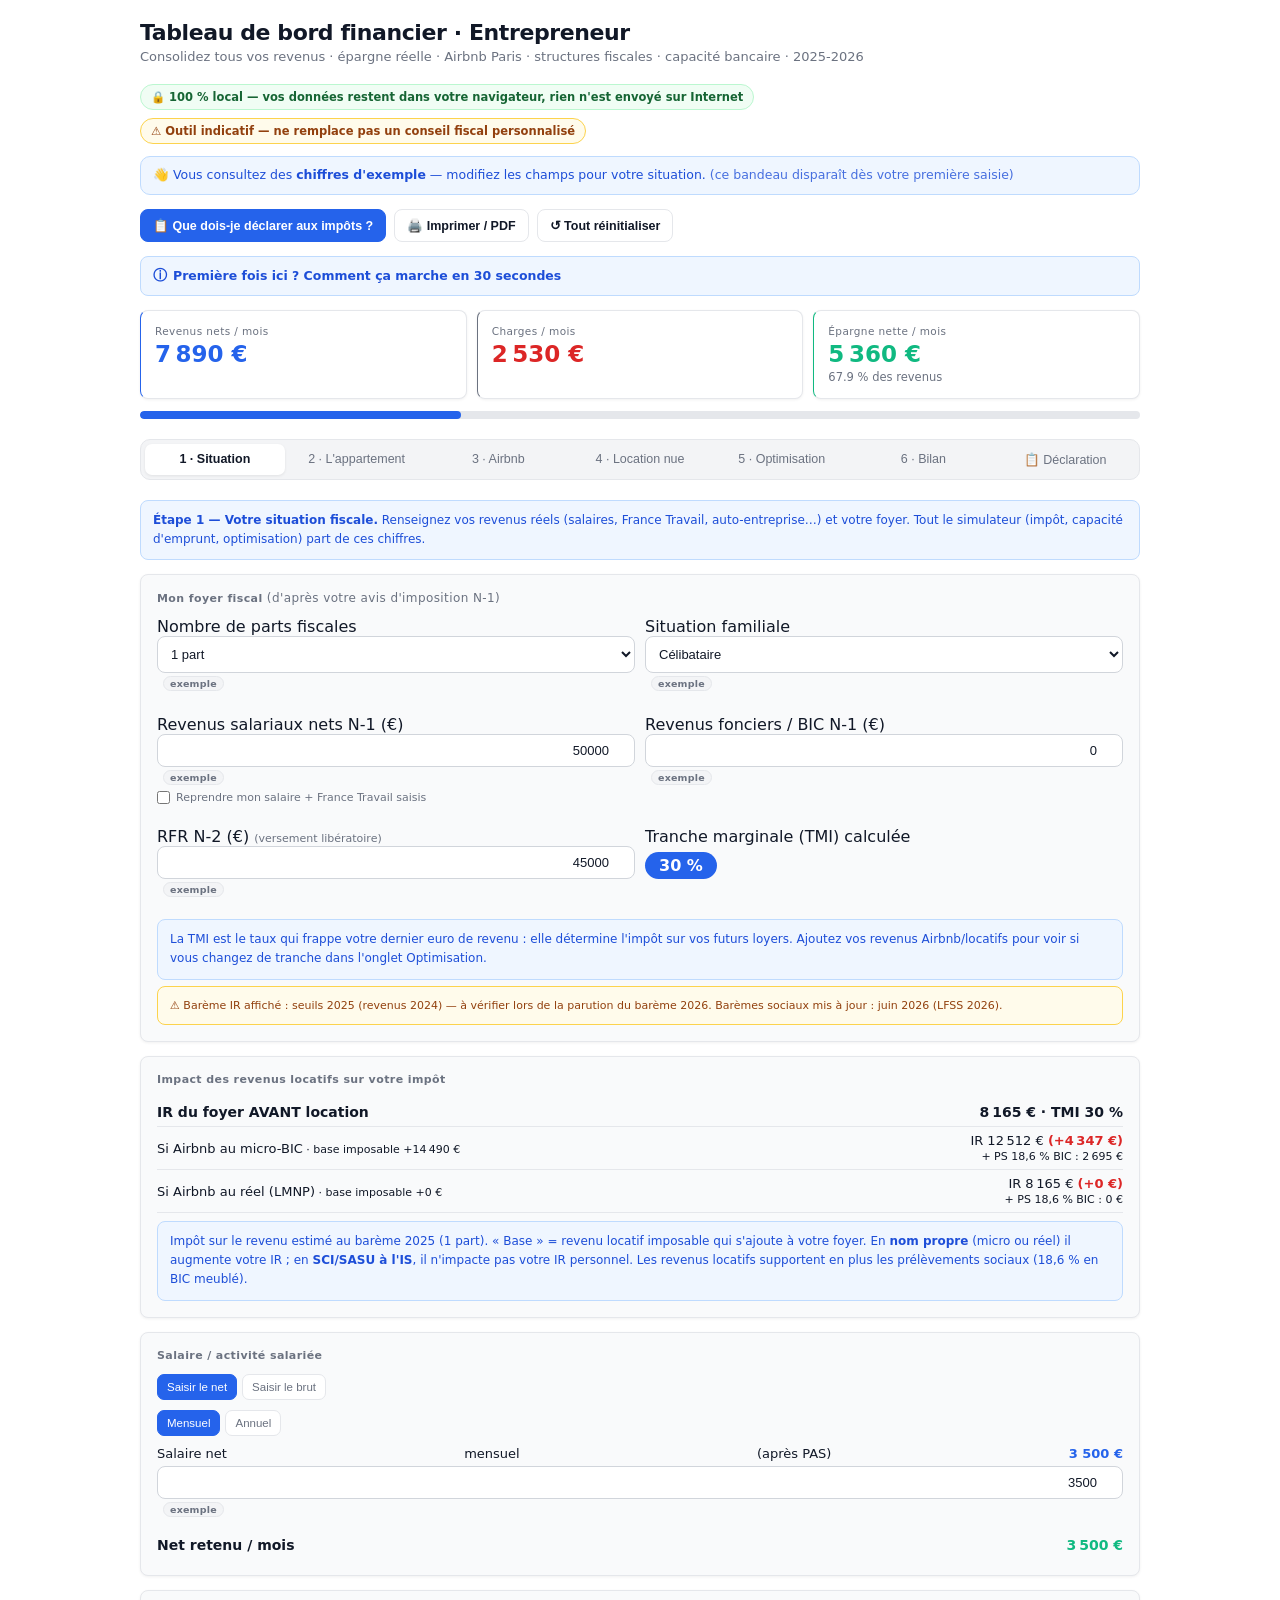
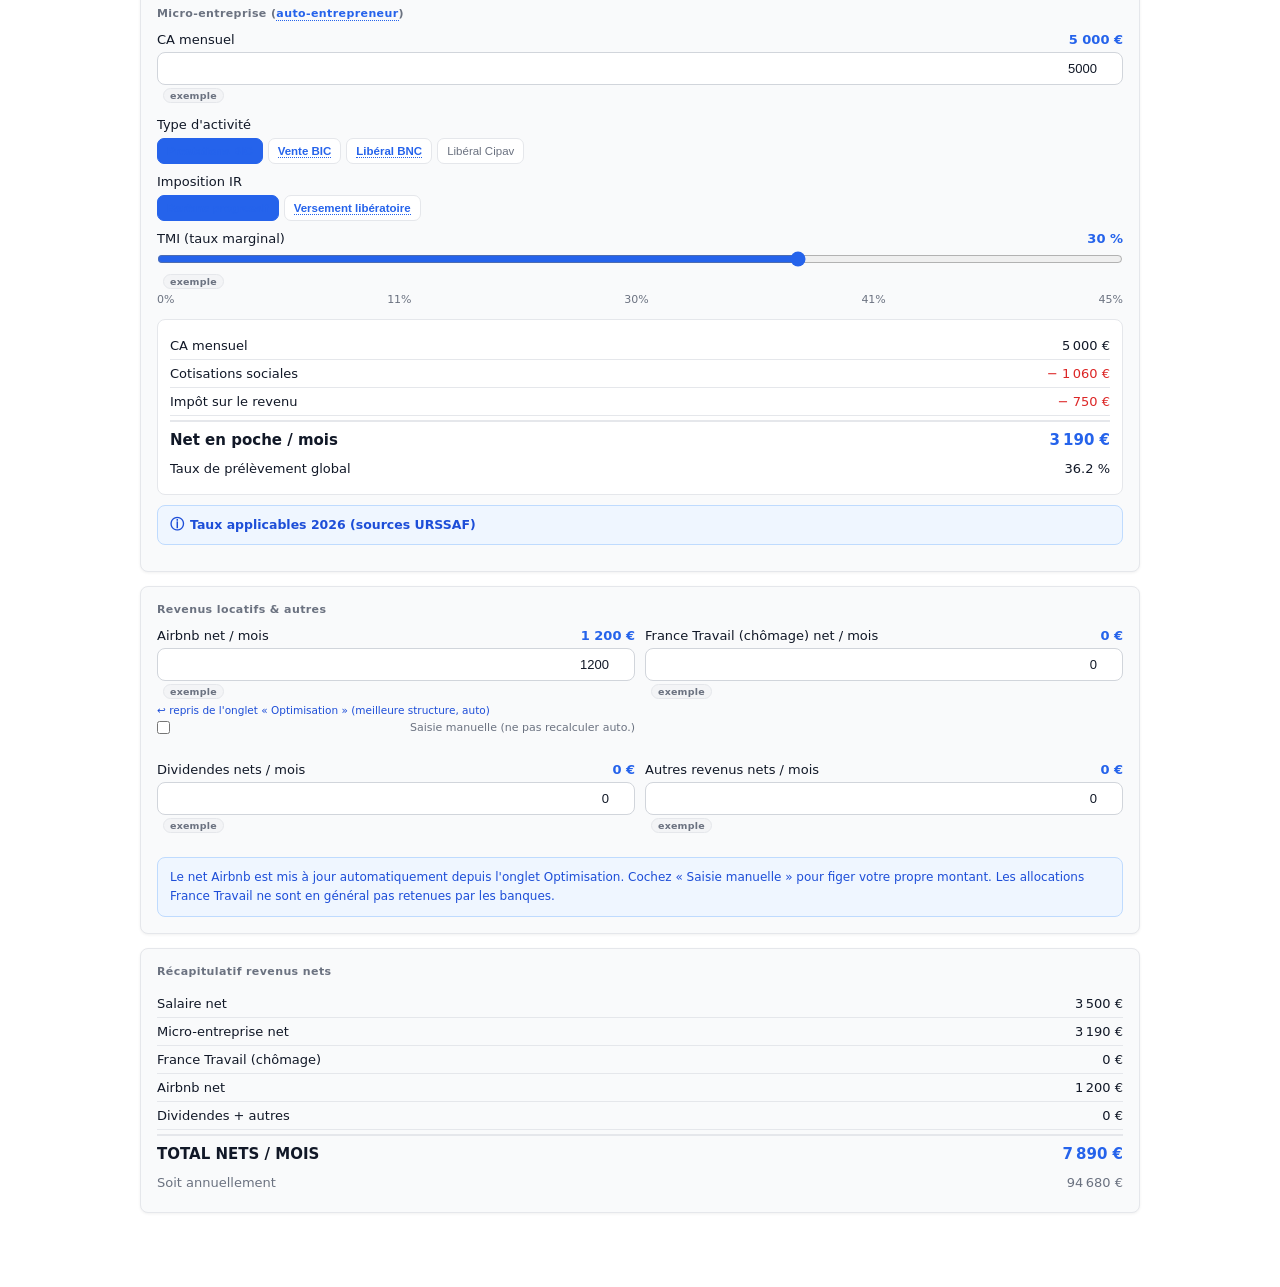
<file: index.html>
<!DOCTYPE html>
<html lang="fr">
<head>
<meta charset="UTF-8">
<meta name="viewport" content="width=device-width, initial-scale=1.0">
<title>Tableau de bord Entrepreneur · Paris 2026</title>
<style>
:root{
  --bg:#ffffff;--panel:#f9fafb;--p2:#f3f4f6;--border:#e5e7eb;
  --text:#111827;--muted:#6b7280;--acc:#2563eb;--green:#10b981;
  --orange:#6b7280;--red:#dc2626;--purple:#6b7280;--gold:#6b7280;
  --teal:#10b981;--info-bg:#eff6ff;--info-brd:#bfdbfe;--info-txt:#1d4ed8;
  --warn-bg:#fffbeb;--warn-brd:#fcd34d;--warn-txt:#92400e;
  --good-bg:#f0fdf4;--good-brd:#bbf7d0;--good-txt:#166534;
  --bad-bg:#fef2f2;--bad-brd:#fecaca;--bad-txt:#991b1b;
}
*{box-sizing:border-box;margin:0;padding:0}
body{font-family:'Inter',system-ui,-apple-system,BlinkMacSystemFont,'Segoe UI',Roboto,sans-serif;background:var(--bg);color:var(--text);min-height:100vh;padding:20px 16px 60px}
.wrap{max-width:1000px;margin:0 auto}
h1{font-size:22px;font-weight:700;letter-spacing:-.4px}
.sub{color:var(--muted);font-size:13px;margin-top:4px;margin-bottom:20px}
/* TABS */
.tabs{display:flex;gap:2px;background:var(--p2);padding:4px;border-radius:10px;margin-bottom:20px;overflow-x:auto;border:1px solid var(--border)}
.tab{flex:1;min-width:fit-content;padding:8px 10px;font-size:12.5px;font-weight:500;border:none;background:none;color:var(--muted);border-radius:7px;cursor:pointer;white-space:nowrap;transition:all .15s}
.tab.on{background:#ffffff;color:var(--text);box-shadow:0 1px 3px rgba(0,0,0,.08);font-weight:600}
.pane{display:none}.pane.on{display:block}
/* TOP BAR */
.topbar{display:grid;grid-template-columns:repeat(3,1fr);gap:10px;margin-bottom:12px}
.kpi{background:#ffffff;border:1px solid var(--border);border-radius:8px;padding:14px;box-shadow:0 1px 3px rgba(0,0,0,.06)}
.kpi .lbl{font-size:10.5px;letter-spacing:.4px;color:var(--muted);margin-bottom:4px}
.kpi .num{font-size:23px;font-weight:700;font-variant-numeric:tabular-nums}
.kpi .sub2{font-size:11.5px;color:var(--muted);margin-top:3px}
.epbar{background:#e5e7eb;border-radius:6px;height:8px;overflow:hidden;margin-bottom:20px}
.epfill{height:100%;border-radius:6px;transition:width .4s}
/* SECTIONS */
.sec{background:var(--panel);border:1px solid var(--border);border-radius:8px;padding:16px;margin-bottom:14px;box-shadow:0 1px 3px rgba(0,0,0,.06)}
.sec.g{}
.sec.o{}
.sec.p{}
.sec.gold{}
.sec.t{}
.stitle{font-size:11px;letter-spacing:.4px;color:var(--muted);margin-bottom:12px;font-weight:600}
/* FIELDS */
.field{margin-bottom:13px}
.field>label{display:flex;justify-content:space-between;align-items:center;font-size:13px;margin-bottom:5px;color:var(--text)}
.field>label strong{color:var(--acc);font-weight:700}
input[type=range]{width:100%;accent-color:var(--acc)}
input[type=number]{width:100%;padding:8px 10px;background:#ffffff;color:var(--text);border:1px solid #d1d5db;border-radius:8px;font-size:13px;text-align:right;font-variant-numeric:tabular-nums}
input[type=number]:focus{outline:none;border-color:var(--acc);box-shadow:0 0 0 2px rgba(37,99,235,.1)}
select{width:100%;padding:9px;background:#ffffff;color:var(--text);border:1px solid #d1d5db;border-radius:8px;font-size:13px}
/* SEGMENTS */
.seg{display:flex;gap:5px;flex-wrap:wrap;margin-bottom:10px}
.seg button{padding:6px 9px;font-size:11.5px;border-radius:7px;border:1px solid var(--border);background:#ffffff;color:var(--muted);cursor:pointer;transition:all .15s}
.seg button.on{background:var(--acc);color:#fff;border-color:var(--acc)}
.seg.g button.on{background:var(--acc);border-color:var(--acc)}
.seg.o button.on{background:var(--acc);border-color:var(--acc)}
/* GRID */
.g2{display:grid;grid-template-columns:1fr 1fr;gap:10px}
.g3{display:grid;grid-template-columns:repeat(3,1fr);gap:10px}
.g4{display:grid;grid-template-columns:repeat(4,minmax(0,1fr));gap:10px;margin-bottom:14px}
@media(max-width:600px){.g2,.g3,.g4,.topbar{grid-template-columns:1fr}}
@media(max-width:700px){#scoreCards>div{grid-template-columns:repeat(2,1fr)!important}}
/* ROWS */
.row{display:flex;justify-content:space-between;align-items:center;padding:6px 0;border-bottom:1px solid var(--border);font-size:13px;font-variant-numeric:tabular-nums}
.row:last-child{border-bottom:none}
.row.bold{font-weight:700;font-size:14px}
.row.total{border-top:2px solid var(--border);padding-top:9px;font-weight:700;font-size:15px;border-bottom:none;margin-top:4px}
.row.dim{color:var(--muted)}
/* BOXES */
.box{border-radius:8px;padding:10px 12px;font-size:12px;line-height:1.6;margin-top:10px}
.box.info{background:var(--info-bg);border:1px solid var(--info-brd);color:var(--info-txt)}
.box.warn{background:var(--warn-bg);border:1px solid var(--warn-brd);color:var(--warn-txt)}
.box.good{background:var(--good-bg);border:1px solid var(--good-brd);color:var(--good-txt)}
.box.bad{background:var(--bad-bg);border:1px solid var(--bad-brd);color:var(--bad-txt)}
/* INNER KPIS */
.minikpis{display:grid;grid-template-columns:repeat(4,minmax(0,1fr));gap:10px;margin-bottom:14px}
.mk{background:#ffffff;border:1px solid var(--border);border-radius:8px;padding:13px;box-shadow:0 1px 3px rgba(0,0,0,.06)}
.mk .l{font-size:10.5px;color:var(--muted);letter-spacing:.3px;margin-bottom:3px;font-weight:500}
.mk .n{font-size:20px;font-weight:700;font-variant-numeric:tabular-nums}
/* STRUCT CARDS */
.scards{display:grid;grid-template-columns:repeat(4,minmax(0,1fr));gap:10px;margin-bottom:14px}
.scard{border:1px solid var(--border);border-radius:8px;padding:14px;background:#ffffff;box-shadow:0 1px 3px rgba(0,0,0,.06)}
.scard.best{border:2px solid var(--acc);background:var(--info-bg)}
.scard .sn{font-size:12.5px;font-weight:700;margin-bottom:6px}
.scard .sv{font-size:19px;font-weight:700;font-variant-numeric:tabular-nums}
.scard .ss{font-size:11px;color:var(--muted);margin-top:4px}
.scard.best .sv{color:var(--acc)}
.badge{display:inline-block;font-size:10px;padding:2px 6px;border-radius:4px;font-weight:600;margin-bottom:5px}
.badge.ok{background:var(--good-bg);color:var(--good-txt);border:1px solid var(--good-brd)}
.badge.ko{background:var(--bad-bg);color:var(--bad-txt);border:1px solid var(--bad-brd)}
.badge.best{background:var(--info-bg);color:var(--info-txt);border:1px solid var(--info-brd)}
/* COMPARE TABLE */
.ctable{width:100%;border-collapse:collapse;font-size:12px}
.ctable th{padding:7px 8px;text-align:left;background:var(--p2);color:var(--muted);font-weight:600;border-bottom:1px solid var(--border)}
.ctable th:not(:first-child){text-align:right}
.ctable td{padding:6px 8px;border-bottom:1px solid var(--border)}
.ctable td:not(:first-child){text-align:right;font-variant-numeric:tabular-nums}
.ctable tr.tot td{font-weight:700;font-size:13px;border-top:2px solid var(--border);border-bottom:none}
.ctable td.hi{color:var(--acc)}
/* DETAILS */
details.info{background:var(--info-bg);border:1px solid var(--info-brd);border-radius:8px;margin:10px 0}
details.info summary{padding:10px 12px;cursor:pointer;font-size:12.5px;font-weight:600;color:var(--info-txt);list-style:none;display:flex;gap:6px;align-items:center}
details.info summary::before{content:"ⓘ";font-size:14px}
details.info summary::-webkit-details-marker{display:none}
details.info[open] summary{border-bottom:1px solid var(--info-brd)}
.dbody{padding:12px;font-size:12px;line-height:1.65;color:var(--text)}
.dbody ul{margin:6px 0 6px 14px}.dbody li{margin-bottom:4px}
.dbody b{color:var(--info-txt)}
.dbody .wbox{background:var(--warn-bg);border:1px solid var(--warn-brd);border-radius:6px;padding:8px 10px;margin-top:8px;color:var(--warn-txt);font-size:11.5px}
.dbody .gbox{background:var(--good-bg);border:1px solid var(--good-brd);border-radius:6px;padding:8px 10px;margin-top:8px;color:var(--good-txt);font-size:11.5px}
/* BARS */
.brow{display:grid;grid-template-columns:38px 1fr 84px;align-items:center;gap:8px;font-size:12.5px;margin-bottom:2px}
.brow .m{color:var(--muted)}
.btrk{background:#e5e7eb;border-radius:5px;height:20px;overflow:hidden}
.bfll{height:100%;background:linear-gradient(90deg,var(--acc),var(--green));border-radius:5px}
.brow .rv{text-align:right;font-variant-numeric:tabular-nums;font-weight:600}
/* SRC */
.src{font-size:11px;color:var(--muted);line-height:1.7;padding:12px;background:var(--p2);border:1px solid var(--border);border-radius:8px;margin-top:10px}
/* WINNER */
.winner{border:2px solid var(--green)!important;background:var(--good-bg)!important}
.ctable .col-hi{background:var(--good-bg);font-weight:700;color:var(--good-txt)}
/* TRUST BAR + EXAMPLE BANNER */
.trustbar{display:flex;gap:8px;flex-wrap:wrap;margin-bottom:12px}
.tbadge{display:inline-flex;align-items:center;gap:6px;font-size:11.5px;font-weight:600;padding:5px 10px;border-radius:20px;border:1px solid var(--border)}
.tbadge.lock{background:var(--good-bg);border-color:var(--good-brd);color:var(--good-txt)}
.tbadge.disc{background:var(--warn-bg);border-color:var(--warn-brd);color:var(--warn-txt)}
.exbanner{background:var(--info-bg);border:1px solid var(--info-brd);color:var(--info-txt);border-radius:10px;padding:9px 12px;margin-bottom:14px;font-size:12.5px;line-height:1.5}
.exbanner.hide{display:none}
/* badge "valeur d'exemple" sur champ non modifié */
.exbadge{display:inline-block;font-size:9.5px;font-weight:600;letter-spacing:.2px;color:var(--muted);background:var(--p2);border:1px solid var(--border);border-radius:10px;padding:1px 6px;margin-left:6px;vertical-align:middle}
/* label discret "repris d'un autre onglet" */
.fromtab{display:block;font-size:10.5px;color:var(--info-txt);margin-top:4px}
/* TOOLBAR */
.toolbar{display:flex;gap:8px;flex-wrap:wrap;margin-bottom:14px}
.toolbar button{display:inline-flex;align-items:center;gap:6px;padding:8px 12px;font-size:12.5px;font-weight:600;border-radius:8px;border:1px solid var(--border);background:#fff;color:var(--text);cursor:pointer;transition:all .15s}
.toolbar button:hover{border-color:var(--acc);color:var(--acc)}
.toolbar button.primary{background:var(--acc);color:#fff;border-color:var(--acc)}
.toolbar button.primary:hover{filter:brightness(1.05);color:#fff}
/* GLOSSARY TOOLTIP — termes financiers expliqués */
.gl{border-bottom:1px dotted var(--acc);color:var(--acc);cursor:help;position:relative;font-weight:600;outline:none}
.gl:focus-visible{outline:2px solid var(--acc);outline-offset:2px}
.gl .tip{visibility:hidden;opacity:0;user-select:none;pointer-events:none;position:absolute;left:0;bottom:130%;z-index:50;width:250px;max-width:78vw;background:#111827;color:#fff;font-weight:400;font-size:12px;line-height:1.5;padding:9px 11px;border-radius:8px;box-shadow:0 4px 16px rgba(0,0,0,.25);transition:opacity .15s;text-align:left}
.gl .tip::after{content:"";position:absolute;top:100%;left:14px;border:6px solid transparent;border-top-color:#111827}
.gl:hover .tip,.gl:focus .tip,.gl:focus-within .tip{visibility:visible;opacity:1;user-select:auto;pointer-events:auto}
/* DECLARATION TAB */
.decl-help{background:var(--good-bg);border:1px solid var(--good-brd);border-radius:10px;padding:14px 16px;margin-bottom:14px;font-size:13px;line-height:1.6;color:var(--good-txt)}
.fiche{background:#fff;border:1px solid var(--border);border-radius:10px;padding:0;margin-bottom:12px;overflow:hidden;box-shadow:0 1px 3px rgba(0,0,0,.06)}
.fiche-h{display:flex;align-items:center;gap:10px;padding:12px 14px;background:var(--p2);border-bottom:1px solid var(--border)}
.fiche-h .ico{font-size:20px;line-height:1}
.fiche-h .t{font-size:14px;font-weight:700}
.fiche-h .f{margin-left:auto;font-size:11px;color:var(--muted);background:#fff;border:1px solid var(--border);border-radius:20px;padding:3px 9px;white-space:nowrap}
.fiche-b{padding:12px 14px}
.caseline{display:flex;align-items:flex-start;gap:12px;padding:9px 0;border-bottom:1px solid var(--border)}
.caseline:last-child{border-bottom:none}
.casebox{flex-shrink:0;display:inline-flex;align-items:center;justify-content:center;min-width:52px;height:34px;padding:0 8px;background:var(--info-bg);border:1.5px solid var(--acc);border-radius:7px;font-weight:800;font-size:14px;color:var(--acc);font-variant-numeric:tabular-nums}
.casetxt{flex:1;font-size:12.5px;line-height:1.5}
.casetxt .what{font-weight:600;color:var(--text)}
.casetxt .amt{color:var(--green);font-weight:700;font-variant-numeric:tabular-nums}
.casetxt .why{color:var(--muted);font-size:11.5px;display:block;margin-top:2px}
.steps{counter-reset:step;margin:6px 0 0;padding:0;list-style:none}
.steps li{counter-increment:step;position:relative;padding:5px 0 5px 30px;font-size:12.5px;line-height:1.5}
.steps li::before{content:counter(step);position:absolute;left:0;top:4px;width:21px;height:21px;background:var(--acc);color:#fff;border-radius:50%;font-size:11px;font-weight:700;display:flex;align-items:center;justify-content:center}
/* MOBILE TABLE SCROLL HINT */
@media(max-width:600px){
  .ctable{font-size:11px}
  .casebox{min-width:46px;font-size:13px}
  .fiche-h .f{display:none}
  .scards,.minikpis{grid-template-columns:repeat(2,minmax(0,1fr))}
  #scoreCards>div{grid-template-columns:repeat(2,1fr)!important}
}
@media(max-width:480px){
  body{padding:14px 10px 50px}
  .scards,.minikpis{grid-template-columns:1fr}
  #scoreCards>div{grid-template-columns:1fr!important}
  .ctable{font-size:10.5px;min-width:560px}              /* force le scroll horizontal plutôt que l'écrasement */
  .ctable th,.ctable td{padding:5px 6px}
  .brow{grid-template-columns:30px 1fr 70px;font-size:11.5px} /* cascade : garde 3 colonnes lisibles */
  .trustbar .tbadge{font-size:10.5px}
  h1{font-size:19px}
}
/* PRINT / PDF */
@media print{
  body{padding:0}
  .tabs,.toolbar,.epbar,.topbar,input[type=range]{display:none!important}
  .pane{display:block!important;page-break-inside:avoid;border-top:2px solid #ddd;padding-top:14px;margin-top:14px}
  .gl{border:none;color:inherit}.gl .tip{display:none}
  details{display:none}
  .sec,.fiche{box-shadow:none;break-inside:avoid}
}
</style>
</head>
<body>
<div class="wrap">

<h1>Tableau de bord financier · Entrepreneur</h1>
<p class="sub">Consolidez tous vos revenus · épargne réelle · Airbnb Paris · structures fiscales · capacité bancaire · 2025-2026</p>

<div class="trustbar">
  <span class="tbadge lock">🔒 100 % local — vos données restent dans votre navigateur, rien n'est envoyé sur Internet</span>
  <span class="tbadge disc">⚠️ Outil indicatif — ne remplace pas un conseil fiscal personnalisé</span>
</div>

<div id="exampleBanner" class="exbanner">👋 Vous consultez des <b>chiffres d'exemple</b> — modifiez les champs pour votre situation. <span style="opacity:.8">(ce bandeau disparaît dès votre première saisie)</span></div>

<div class="toolbar">
  <button class="primary" onclick="sw(6)">📋 Que dois-je déclarer aux impôts&nbsp;?</button>
  <button onclick="window.print()">🖨️ Imprimer / PDF</button>
  <button onclick="resetAll()">↺ Tout réinitialiser</button>
</div>

<details class="info" style="margin-bottom:14px">
  <summary>Première fois ici&nbsp;? Comment ça marche en 30 secondes</summary>
  <div class="dbody">
    <ul>
      <li><b>Vous n'avez pas besoin de tout remplir.</b> Renseignez seulement ce qui vous concerne — laissez le reste à 0.</li>
      <li>Les chiffres en haut (Revenus / Charges / Épargne) se mettent à jour <b>en direct</b> à chaque saisie.</li>
      <li>Les mots techniques sont <span class="gl" tabindex="0">soulignés en bleu<span class="tip">Passez la souris ou touchez le mot : une explication simple apparaît. Essayez&nbsp;!</span></span> — survolez-les pour une explication simple.</li>
      <li>Quand vous avez saisi vos revenus, l'onglet <b>📋 Déclaration</b> vous dit <b>exactement quelles cases remplir</b> sur votre feuille d'impôts.</li>
      <li>Vos saisies sont <b>enregistrées dans votre navigateur</b> — vous les retrouverez à votre prochaine visite. Rien n'est envoyé sur Internet.</li>
    </ul>
  </div>
</details>

<!-- TOP KPIs permanents -->
<div class="topbar">
  <div class="kpi" style="border-left-color:var(--acc)"><div class="lbl">Revenus nets / mois</div><div class="num" id="kRev">—</div></div>
  <div class="kpi" style="border-left-color:var(--orange)"><div class="lbl">Charges / mois</div><div class="num" id="kChg">—</div></div>
  <div class="kpi" id="kEpCard"><div class="lbl">Épargne nette / mois</div><div class="num" id="kEp">—</div><div class="sub2" id="kEpPct"></div></div>
</div>
<div class="epbar"><div class="epfill" id="epfill"></div></div>

<!-- TABS -->
<div class="tabs" role="tablist">
  <button class="tab on" role="tab" aria-selected="true"  id="tab0" aria-controls="p0" onclick="sw(0)">1 · Situation</button>
  <button class="tab"    role="tab" aria-selected="false" id="tab1" aria-controls="p1" onclick="sw(1)">2 · L'appartement</button>
  <button class="tab"    role="tab" aria-selected="false" id="tab2" aria-controls="p2" onclick="sw(2)">3 · Airbnb</button>
  <button class="tab"    role="tab" aria-selected="false" id="tab3" aria-controls="p3" onclick="sw(3)">4 · Location nue</button>
  <button class="tab"    role="tab" aria-selected="false" id="tab4" aria-controls="p4" onclick="sw(4)">5 · Optimisation</button>
  <button class="tab"    role="tab" aria-selected="false" id="tab5" aria-controls="p5" onclick="sw(5)">6 · Bilan</button>
  <button class="tab"    role="tab" aria-selected="false" id="tab6" aria-controls="p6" onclick="sw(6)">📋 Déclaration</button>
</div>

<!-- ══ PANE 0 : SITUATION FISCALE ════════════════════════════════════════════ -->
<div class="pane on" id="p0" role="tabpanel" aria-labelledby="tab0">

  <div class="box info" style="margin-bottom:14px">
    <b>Étape 1 — Votre situation fiscale.</b> Renseignez vos revenus réels (salaires, France Travail, auto-entreprise…) et votre foyer. Tout le simulateur (impôt, capacité d'emprunt, optimisation) part de ces chiffres.
  </div>

  <div class="sec">
    <div class="stitle">Mon foyer fiscal <span style="font-size:12px;font-weight:400;color:var(--muted)">(d'après votre avis d'imposition N-1)</span></div>
    <div class="g2">
      <label class="field">Nombre de parts fiscales
        <select id="cParts" onchange="calcConseil()">
          <option value="1">1 part</option>
          <option value="1.5">1,5 parts</option>
          <option value="2">2 parts</option>
          <option value="2.5">2,5 parts</option>
          <option value="3">3 parts</option>
        </select>
      </label>
      <label class="field">Situation familiale
        <select id="cSit" onchange="calcConseil()">
          <option>Célibataire</option>
          <option>Couple</option>
          <option>Couple + 1 enfant</option>
          <option>Couple + 2 enfants</option>
        </select>
      </label>
      <label class="field">Revenus salariaux nets N-1 (€)<input type="number" id="cRevSal" value="50000" oninput="calcConseil()">
        <span style="font-size:11px;color:var(--muted);display:flex;gap:6px;align-items:center;margin-top:5px"><input type="checkbox" id="syncSal" onchange="c()" style="width:auto;margin:0"> Reprendre mon salaire + France Travail saisis</span></label>
      <label class="field">Revenus fonciers / BIC N-1 (€)<input type="number" id="cRevFon" value="0" oninput="calcConseil()"></label>
      <label class="field">RFR N-2 (€) <span style="font-size:11px;color:var(--muted)">(versement libératoire)</span><input type="number" id="cRFR" value="45000" oninput="calcConseil()"></label>
      <label class="field">Tranche marginale (TMI) calculée
        <div style="margin-top:6px"><span id="cTMIbadge" style="display:inline-block;padding:4px 14px;border-radius:20px;color:#fff;font-weight:700;font-size:16px;background:var(--green)">—</span></div>
      </label>
    </div>
    <div class="box info" style="margin-top:8px;font-size:12px">La TMI est le taux qui frappe votre dernier euro de revenu : elle détermine l'impôt sur vos futurs loyers. Ajoutez vos revenus Airbnb/locatifs pour voir si vous changez de tranche dans l'onglet Optimisation.</div>
    <div class="box warn" style="margin-top:6px;font-size:11px">⚠️ Barème IR affiché : seuils 2025 (revenus 2024) — à vérifier lors de la parution du barème 2026. Barèmes sociaux mis à jour : juin 2026 (LFSS 2026).</div>
  </div>

  <div class="sec">
    <div class="stitle">Impact des revenus locatifs sur votre impôt</div>
    <div id="impactFiscal"></div>
  </div>

  <div class="sec g">
    <div class="stitle">Salaire / activité salariée</div>
    <div class="seg g" id="sModeS">
      <button class="on" onclick="setMode('net',this)">Saisir le net</button>
      <button onclick="setMode('brut',this)">Saisir le brut</button>
    </div>
    <div class="seg" id="sSalFreq" style="margin-bottom:10px">
      <button class="on" onclick="setSalFreq('m',this)">Mensuel</button>
      <button onclick="setSalFreq('a',this)">Annuel</button>
    </div>
    <div id="netF" class="field">
      <label>Salaire net <span id="salFreqLblN">mensuel</span> (après PAS) <strong id="lSN">3 500 €</strong></label>
      <input type="number" id="salN" value="3500" step="50" oninput="fv('salN','lSN');c()">
    </div>
    <div id="brutF" class="field" style="display:none">
      <label>Salaire brut <span id="salFreqLblB">mensuel</span> <strong id="lSB">4 500 €</strong></label>
      <input type="number" id="salB" value="4500" step="50" oninput="fv('salB','lSB');c()">
      <div class="box info" style="margin-top:6px">Net ≈ <span id="netEst">—</span>/mois (coefficient 78 %)</div>
    </div>
    <div class="row bold"><span>Net retenu / mois</span><span id="rSal" style="color:var(--green)">—</span></div>
  </div>

  <div class="sec o">
    <div class="stitle">Micro-entreprise (auto-entrepreneur)</div>
    <div class="field"><label>CA mensuel <strong id="lCA">5 000 €</strong></label>
      <input type="number" id="meCA" value="5000" step="100" oninput="fv('meCA','lCA');c()"></div>
    <div class="field" style="margin-bottom:6px"><label style="margin-bottom:6px">Type d'activité</label>
      <div class="seg o" id="sMeType">
        <button class="on" onclick="setMeType('svc',this)">Prestations BIC</button>
        <button onclick="setMeType('vte',this)">Vente BIC</button>
        <button onclick="setMeType('bnc',this)">Libéral BNC</button>
        <button onclick="setMeType('cpv',this)">Libéral Cipav</button>
      </div>
    </div>
    <div class="field" style="margin-bottom:6px"><label style="margin-bottom:6px">Imposition IR</label>
      <div class="seg o" id="sMeIR">
        <button class="on" onclick="setMeIR('bar',this)">Barème progressif</button>
        <button onclick="setMeIR('lib',this)">Versement libératoire</button>
      </div>
    </div>
    <div id="tmiF" class="field"><label>TMI (taux marginal) <strong id="lTMI">30 %</strong></label>
      <input type="range" id="tmi" min="0" max="45" value="30" step="1" oninput="sp('tmi','lTMI','%');syncTMIReverse();c()">
      <div style="display:flex;justify-content:space-between;font-size:11px;color:var(--muted);margin-top:3px"><span>0%</span><span>11%</span><span>30%</span><span>41%</span><span>45%</span></div>
    </div>
    <div style="background:#ffffff;border:1px solid var(--border);border-radius:8px;padding:12px">
      <div class="row"><span>CA mensuel</span><span id="rMeCA">—</span></div>
      <div class="row"><span>Cotisations sociales</span><span id="rMeCot" style="color:var(--red)">—</span></div>
      <div class="row"><span>Impôt sur le revenu</span><span id="rMeIR" style="color:var(--red)">—</span></div>
      <div class="row bold total"><span>Net en poche / mois</span><span id="rMeNet" style="color:var(--acc)">—</span></div>
      <div class="row"><span>Taux de prélèvement global</span><span id="rMeTx">—</span></div>
    </div>
    <details class="info" style="margin-top:10px">
      <summary>Taux applicables 2026 (sources URSSAF)</summary>
      <div class="dbody">
        <ul>
          <li><b>Prestations BIC :</b> cotisations 21,2 % · abattement IR 50 % · libératoire 1,7 %</li>
          <li><b>Vente BIC :</b> cotisations 12,3 % · abattement IR 71 % · libératoire 1 %</li>
          <li><b>Libéral BNC hors Cipav :</b> cotisations 25,6 % (décret n°2025-943) · abattement 34 % · libératoire 2,2 %</li>
          <li><b>Libéral Cipav :</b> cotisations 23,2 % · abattement 34 % · libératoire 2,2 %</li>
          <li>Versement libératoire accessible si RFR N-2 &lt; 29 315 € par part (revenus 2024, avis 2025) — IR soldé à la source.</li>
        </ul>
      </div>
    </details>
  </div>

  <div class="sec p">
    <div class="stitle">Revenus locatifs & autres</div>
    <div class="g2">
      <div class="field"><label>Airbnb net / mois <strong id="lAir">1 200 €</strong></label>
        <input type="number" id="airN" value="1200" step="50" oninput="fv('airN','lAir');c()">
        <span class="fromtab" id="airFrom"></span>
        <label style="font-size:11px;color:var(--muted);display:flex;gap:6px;align-items:center;margin-top:5px"><input type="checkbox" id="airManual" onchange="c()" style="width:auto;margin:0"> Saisie manuelle (ne pas recalculer auto.)</label></div>
      <div class="field"><label>France Travail (chômage) net / mois <strong id="lFT">0 €</strong></label>
        <input type="number" id="ftN" value="0" step="50" oninput="fv('ftN','lFT');c()"></div>
      <div class="field"><label>Dividendes nets / mois <strong id="lDiv">0 €</strong></label>
        <input type="number" id="divN" value="0" step="50" oninput="fv('divN','lDiv');c()"></div>
      <div class="field"><label>Autres revenus nets / mois <strong id="lAut">0 €</strong></label>
        <input type="number" id="autR" value="0" step="50" oninput="fv('autR','lAut');c()"></div>
    </div>
    <div class="box info">Le net Airbnb est mis à jour automatiquement depuis l'onglet Optimisation. Cochez « Saisie manuelle » pour figer votre propre montant. Les allocations France Travail ne sont en général pas retenues par les banques.</div>
  </div>

  <div class="sec">
    <div class="stitle">Récapitulatif revenus nets</div>
    <div class="row"><span>Salaire net</span><span id="rR0">—</span></div>
    <div class="row"><span>Micro-entreprise net</span><span id="rR1">—</span></div>
    <div class="row"><span>France Travail (chômage)</span><span id="rRFT">—</span></div>
    <div class="row"><span>Airbnb net</span><span id="rR2">—</span></div>
    <div class="row"><span>Dividendes + autres</span><span id="rR3">—</span></div>
    <div class="row bold total"><span>TOTAL NETS / MOIS</span><span id="rRTot" style="color:var(--acc)">—</span></div>
    <div class="row dim"><span>Soit annuellement</span><span id="rRAn">—</span></div>
  </div>
</div>

<!-- ══ PANE 1 : L'APPARTEMENT ════════════════════════════════════════════════ -->
<div class="pane" id="p1" role="tabpanel" aria-labelledby="tab1">
  <div class="box info" style="margin-bottom:14px">
    <b>Étape 2 — Le bien et son financement.</b> Décrivez ici le logement, déjà acheté ou que vous visez. Le <b>prix</b> et l'<b>amortissement</b> calculés alimentent automatiquement les onglets Airbnb et Location nue (réduction d'impôt au réel, rentabilité).
  </div>

  <div class="sec">
    <div class="stitle">Le bien : projet ou déjà acquis ?</div>
    <div class="field"><label>Nom du bien / projet</label>
      <input type="text" id="bienNom" placeholder="Ex. Studio Bastille, T2 Montmartre…" oninput="onBienNom()" style="width:100%;padding:8px 10px;border:1px solid #d1d5db;border-radius:8px;font-size:13px"></div>
    <div class="field"><label style="margin-bottom:6px">Situation</label>
      <div class="seg" id="sBienStat">
        <button class="on" onclick="setBienStat('projet',this)">Projet d'achat</button>
        <button onclick="setBienStat('acquis',this)">Déjà acquis</button>
      </div>
    </div>
    <div id="bienHelp" class="box info"></div>
  </div>

  <div class="sec">
    <div class="stitle">Acquisition & amortissement par composants</div>
    <div class="g2">
      <div class="field"><label>Prix d'acquisition (FAI) <strong id="lPrix">300 000 €</strong></label>
        <input type="number" id="prixAcq" value="300000" step="5000" oninput="fv('prixAcq','lPrix');calcAmort()"></div>
      <div class="field"><label>Quote-part terrain (non amortissable) <strong id="lTerrain">15 %</strong></label>
        <input type="range" id="terrain" min="5" max="30" value="15" step="1" oninput="sp('terrain','lTerrain','%');calcAmort()"></div>
    </div>
    <div id="amortDetail" style="background:#ffffff;border:1px solid var(--border);border-radius:8px;padding:12px;margin-bottom:10px;font-size:12px">
      <div class="row dim"><span>Gros oeuvre (50% · 50 ans)</span><span id="aGO">—</span></div>
      <div class="row dim"><span>Façade (15% · 25 ans)</span><span id="aFac">—</span></div>
      <div class="row dim"><span>Agencements cuisine/SdB (20% · 15 ans)</span><span id="aAgen">—</span></div>
      <div class="row dim"><span>Installations techniques (10% · 15 ans)</span><span id="aInst">—</span></div>
      <div class="row dim"><span>Mobilier & équipements (5% · 7 ans)</span><span id="aMob">—</span></div>
      <div class="row bold total"><span>Amortissement total / an</span><span id="aTot" style="color:var(--acc)">—</span></div>
      <div style="font-size:11px;color:var(--muted);margin-top:6px">Économie fiscale annuelle (TMI + PS) : <span id="aEco" style="color:var(--green);font-weight:600">—</span> — l'amortissement réduit l'impôt sans impact sur le cash.</div>
    </div>
    <label style="font-size:11.5px;color:var(--muted);display:flex;gap:6px;align-items:flex-start;margin:0 0 8px"><input type="checkbox" id="amortEligible" checked onchange="calcAmort()" style="width:auto;margin:2px 0 0"> <span>J'ai le <b>droit d'amortir</b> : logement <b>meublé</b>, au <b>régime réel</b>, avec comptabilité (liasse 2031).</span></label>
    <div class="box warn" style="margin:0 0 10px;font-size:11.5px">⚠️ <b>L'amortissement n'est pas un droit automatique.</b> Il suppose une location <b>meublée</b> (LMNP/LMP) au <b>régime réel</b> tenant une comptabilité. Aucun amortissement en <b>micro-BIC</b> ni en <b>location nue</b>. Le terrain ne s'amortit pas, et l'amortissement <b>ne peut pas créer de déficit</b> (l'excédent est reporté sur les années suivantes). Si vous n'y avez pas droit, <b>décochez la case</b> ci-dessus : l'amortissement passe à 0 € et l'impôt est recalculé en conséquence.</div>
    <div class="field"><label>Amortissement annuel retenu <strong id="lAmt">9 000 €</strong></label>
      <input type="range" id="amort" min="0" max="30000" value="9000" step="500" oninput="sp('amort','lAmt','€');c()"></div>
  </div>

  <div id="projetA">
  <div class="box info" style="margin-bottom:14px">
    <b>Règle HCSF :</b> taux d'endettement max <b>35 %</b> des revenus nets retenus. Revenus non-salariaux décotés de <b>30 %</b> (moyenne 3 ans). Dividendes décotés <b>50 %</b>. Taux marché <b>juin 2026</b> (CAFPI) : 3,20 % sur 15 ans · 3,37 % sur 20 ans · 3,48 % sur 25 ans.
  </div>

  <div class="sec">
    <div class="stitle">Profil de l'emprunt</div>
    <div class="g2">
      <div class="field"><label>Apport personnel <strong id="lAppt">50 000 €</strong></label>
        <input type="number" id="appt" value="50000" step="5000" oninput="fv('appt','lAppt');c()"></div>
      <div class="field">
        <label style="margin-bottom:6px">Durée du prêt <strong id="lDuree">20 ans</strong></label>
        <div class="seg" id="sDuree">
          <button onclick="setDuree(15,this)">15 ans</button>
          <button class="on" onclick="setDuree(20,this)">20 ans</button>
          <button onclick="setDuree(25,this)">25 ans</button>
        </div>
        <input type="number" id="dureeNum" value="20" min="1" max="30" step="1" oninput="setDureeNum(this.value)" style="margin-top:6px">
        <div style="font-size:11px;color:var(--muted);margin-top:3px">Durée libre (années) — ou utilisez les boutons.</div>
      </div>
    </div>
    <div class="field"><label>Taux manuel (0 = marché) <strong id="lTauxM">0 %</strong></label>
      <input type="range" id="tauxM" min="0" max="6" value="0" step="0.05" oninput="sp('tauxM','lTauxM','%');c()"></div>
    <div class="field"><label>Assurance emprunteur <strong id="lAssE">0,25 %/an</strong></label>
      <input type="range" id="assE" min="0" max="0.6" value="0.25" step="0.05" oninput="sp('assE','lAssE','%/an');c()"></div>
    <div class="field"><label>Différé d'amortissement <strong id="lDiff">0 mois</strong></label>
      <input type="range" id="diff" min="0" max="36" value="0" step="1" oninput="sp('diff','lDiff',' mois');c()">
      <div style="font-size:11px;color:var(--muted);margin-top:3px">Pendant le différé, vous ne payez que les intérêts (courant pour le neuf / l'investissement locatif).</div></div>
    <div class="field"><label style="margin-bottom:6px">Projet financé</label>
      <div class="seg" id="sCible">
        <button class="on" onclick="setCible('rp',this)">Résidence principale</button>
        <button onclick="setCible('loc',this)">Investissement locatif</button>
      </div>
    </div>
  </div>

  </div><!-- /projetA -->

  <div id="acquisBlock">
  <div class="sec">
    <div class="stitle">Prêt déjà en cours</div>
    <div class="box info" style="margin-bottom:10px">Partez d'une situation réelle plutôt que d'un projet neuf : renseignez un crédit déjà partiellement amorti. Sa mensualité est ajoutée à vos charges de crédit pour le calcul du taux d'endettement.</div>
    <div class="g3">
      <div class="field"><label>Capital restant dû <strong id="lExCap">0 €</strong></label>
        <input type="number" id="exCap" value="0" step="5000" oninput="fv('exCap','lExCap');c()"></div>
      <div class="field"><label>Taux <strong id="lExTaux">3 %</strong></label>
        <input type="range" id="exTaux" min="0" max="6" value="3" step="0.05" oninput="sp('exTaux','lExTaux','%');c()"></div>
      <div class="field"><label>Durée restante <strong id="lExDur">15 ans</strong></label>
        <input type="number" id="exDur" value="15" min="1" max="30" step="1" oninput="document.getElementById('lExDur').textContent=this.value+' ans';c()"></div>
    </div>
    <div class="row bold"><span>Mensualité du prêt en cours</span><span id="exMensOut" style="color:var(--orange)">—</span></div>
  </div>

  </div><!-- /acquisBlock -->

  <div id="projetB">
  <div class="g2" style="margin-bottom:14px">
    <div class="kpi" style="border-left-color:var(--acc)"><div class="lbl">Capacité d'emprunt</div><div class="num" id="bkCap" style="color:var(--acc)">—</div><div class="sub2" id="bkMens"></div></div>
    <div class="kpi"><div class="lbl">Budget acquisition max</div><div class="num" id="bkPrix">—</div><div class="sub2" id="bkSub"></div></div>
  </div>

  <div class="sec">
    <div class="stitle">Détail du calcul bancaire</div>
    <div class="row"><span>Revenus retenus par la banque</span><span id="bkRevB">—</span></div>
    <div class="row dim"><span>35 % max (règle HCSF)</span><span id="bk35">—</span></div>
    <div class="row dim"><span>Crédits existants à déduire</span><span id="bkExC">—</span></div>
    <div class="row bold"><span>Mensualité max disponible</span><span id="bkMM">—</span></div>
    <div class="row dim"><span>Mensualité crédit (hors ass.)</span><span id="bkMC">—</span></div>
    <div class="row dim"><span>Assurance / mois</span><span id="bkAM">—</span></div>
    <div class="row bold total"><span>Mensualité TOTALE</span><span id="bkMT" style="color:var(--acc)">—</span></div>
    <div class="row"><span>Taux d'endettement après projet</span><span id="bkTx">—</span></div>
    <div id="bkAlrt"></div>
  </div>

  <div class="sec">
    <div class="stitle">Tableau d'amortissement du nouveau prêt</div>
    <div class="field"><label>Montant emprunté <strong id="lMontEmp">capacité calculée</strong></label>
      <input type="number" id="montEmp" value="0" step="5000" oninput="c()">
      <div style="font-size:11px;color:var(--muted);margin-top:3px">Laissez 0 pour utiliser la capacité d'emprunt calculée ci-dessus, ou saisissez le montant réel du prêt.</div></div>
    <div style="overflow-x:auto;margin-top:6px"><table class="ctable" id="amortLoanTbl"></table></div>
    <div id="amortLoanNote" style="margin-top:8px"></div>
  </div>

  <div class="sec">
    <div class="stitle">Ce que le banquier va regarder</div>
    <div id="bkLook"></div>
  </div>

  <div class="src">
    <b>Sources :</b> Taux immobiliers juin 2026 : CAFPI (3,20/3,37/3,48 %) · Pretto · Meilleurtaux · Capifrance. Règle HCSF : taux endettement max 35 %, déc. 2021, maintenu 2026. Décote revenus indépendants : pratique bancaire standard. <i>Ce simulateur est indicatif — consultez un courtier pour une analyse personnalisée.</i>
  </div>
  </div><!-- /projetB -->
</div>

<!-- ══ PANE 2 : AIRBNB ══════════════════════════════════════════════════════ -->
<div class="pane" id="p2" role="tabpanel" aria-labelledby="tab2">
  <div class="box info" style="margin-bottom:14px">
    <b>Étape 3 — Exploitation Airbnb<span class="bienNomEcho" style="font-weight:700"></span>.</b> Estimez le chiffre d'affaires et le cash-flow d'une location courte durée à Paris. Le crédit du bien est repris automatiquement depuis l'onglet « L'appartement ».
  </div>
  <div class="sec">
    <div class="stitle">Bien & marché</div>
    <div class="field"><label style="margin-bottom:5px">Arrondissement</label>
      <select id="arrSel" onchange="setArr()"></select>
      <div style="font-size:11px;color:var(--muted);margin-top:4px" id="arrI"></div>
    </div>
    <div class="g2">
      <div class="field"><label>ADR / nuit <strong id="lADR">210 €</strong></label>
        <input type="range" id="adr" min="120" max="450" value="210" step="5" oninput="sp('adr','lADR','€');c()"></div>
      <div class="field"><label>Taux d'occupation <strong id="lOcc">72 %</strong></label>
        <input type="range" id="occ" min="40" max="90" value="72" step="1" oninput="sp('occ','lOcc','%');c()"></div>
    </div>
    <div class="field"><label style="margin-bottom:6px">Plafond légal / an</label>
      <div class="seg" id="sCapN">
        <button class="on" onclick="setCap(90,this)">90 nuits (résid. principale — Loi Le Meur)</button>
        <button onclick="setCap(365,this)">365 nuits (résid. secondaire)</button>
      </div>
    </div>
    <div class="g2">
      <div class="field"><label>Durée séjour <strong id="lStay">3.2 nuits</strong></label>
        <input type="range" id="stay" min="1" max="7" value="3.2" step="0.1" oninput="sp('stay','lStay',' nuits');c()"></div>
      <div class="field"><label>Ménage / séjour <strong id="lCln">80 €</strong></label>
        <input type="range" id="cln" min="0" max="150" value="80" step="5" oninput="sp('cln','lCln','€');c()"></div>
    </div>
    <div class="g2">
      <div class="field"><label>Conciergerie <strong id="lComm">0 %</strong></label>
        <input type="range" id="comm" min="0" max="25" value="0" step="1" oninput="sp('comm','lComm','%');c()"></div>
      <div class="field"><label>Frais plateforme <strong id="lPlat">3 %</strong></label>
        <input type="range" id="plat" min="0" max="6" value="3" step="0.5" oninput="sp('plat','lPlat','%');c()"></div>
    </div>
  </div>

  <div class="sec">
    <div class="stitle">Charges fixes du bien</div>
    <div class="seg" id="sFreq">
      <button class="on" onclick="setFreq('m',this)">Saisie mensuelle</button>
      <button onclick="setFreq('a',this)">Saisie annuelle</button>
    </div>
    <label style="font-size:11.5px;color:var(--muted);display:flex;gap:6px;align-items:center;margin:0 0 10px"><input type="checkbox" id="loanAuto" checked onchange="c()" style="width:auto;margin:0"> Reporter automatiquement le crédit du bien (mensualité + intérêts) depuis l'onglet « L'appartement »</label>
    <div class="g2">
      <div class="field"><label>Crédit (mensualité totale) <strong id="lLoan">0 €</strong></label><input type="number" id="loan" value="0" step="50" oninput="fv('loan','lLoan');c()"><span class="fromtab" id="loanFrom"></span></div>
      <div class="field"><label>Dont intérêts (déductibles réel) <strong id="lIntr">0 €</strong></label><input type="number" id="intr" value="0" step="20" oninput="fv('intr','lIntr');c()"><span class="fromtab" id="intrFrom"></span></div>
      <div class="field"><label>Copropriété <strong id="lCop">200 €</strong></label><input type="number" id="cop" value="200" step="10" oninput="fv('cop','lCop');c()"></div>
      <div class="field"><label>Électricité <strong id="lElec">80 €</strong></label><input type="number" id="elec" value="80" step="5" oninput="fv('elec','lElec');c()"></div>
      <div class="field"><label>Eau <strong id="lEau">30 €</strong></label><input type="number" id="eau" value="30" step="5" oninput="fv('eau','lEau');c()"></div>
      <div class="field"><label>Internet <strong id="lNet">35 €</strong></label><input type="number" id="net2" value="35" step="5" oninput="fv('net2','lNet');c()"></div>
      <div class="field"><label>Assurance PNO <strong id="lAss">30 €</strong></label><input type="number" id="ass" value="30" step="5" oninput="fv('ass','lAss');c()"></div>
      <div class="field"><label>Frais bancaires <strong id="lBnk">15 €</strong></label><input type="number" id="bnk" value="15" step="5" oninput="fv('bnk','lBnk');c()"></div>
      <div class="field"><label>Taxe foncière <strong id="lTF">100 €</strong></label><input type="number" id="tf" value="100" step="10" oninput="fv('tf','lTF');c()"></div>
      <div class="field"><label>CFE <strong id="lCFE">20 €</strong></label><input type="number" id="cfe" value="20" step="5" oninput="fv('cfe','lCFE');c()"></div>
      <div class="field"><label>Expert-comptable <strong id="lCpta">50 €</strong></label><input type="number" id="cpta" value="50" step="10" oninput="fv('cpta','lCpta');c()"></div>
      <div class="field"><label>Maintenance / aléas <strong id="lMnt">50 €</strong></label><input type="number" id="mnt" value="50" step="10" oninput="fv('mnt','lMnt');c()"></div>
    </div>
  </div>

  <div class="minikpis">
    <div class="mk"><div class="l">CA brut / an</div><div class="n" id="aGross">—</div></div>
    <div class="mk"><div class="l">Marge exploitation</div><div class="n" id="aEBITDA">—</div></div>
    <div class="mk"><div class="l">Charges fixes / an</div><div class="n" id="aFixed">—</div></div>
    <div class="mk"><div class="l">Nuits · séjours</div><div class="n" id="aNights">—</div></div>
  </div>

  <div class="minikpis">
    <div class="mk"><div class="l">Rentabilité brute</div><div class="n" id="aRendB">—</div></div>
    <div class="mk"><div class="l">Rentabilité nette (hors crédit)</div><div class="n" id="aRendN">—</div></div>
    <div class="mk"><div class="l">Cash-flow net réel / mois</div><div class="n" id="aCFm">—</div></div>
    <div class="mk"><div class="l">Prix d'acquisition</div><div class="n" id="aPrixK">—</div></div>
  </div>
  <div class="box info" style="font-size:11px;margin-top:8px"><b>Rentabilité nette</b> = rendement du bien, <b>hors crédit</b> (pour juger le bien lui-même) · <b>Cash-flow</b> = ce qui reste réellement en poche, <b>crédit payé</b> (capital + intérêts).</div>

  <div class="sec">
    <div class="stitle">Saisonnalité — CA brut estimé par mois</div>
    <div id="seasBars"></div>
    <div style="font-size:11.5px;color:var(--muted);margin-top:10px">Coefficients saisonniers parisiens. Pointes : juin (+25 %), sept. (+22 %), mai (+18 %). Creux : jan-fév (−20 %).</div>
  </div>

  <div class="sec">
    <div class="stitle">Cascade CA brut → cash-flow net</div>
    <div id="cascade"></div>
    <div id="cashflowNote" style="margin-top:10px"></div>
  </div>
</div>

<!-- ══ PANE 3 : LOCATION NUE / COLOCATION ════════════════════════════════════ -->
<div class="pane" id="p3" role="tabpanel" aria-labelledby="tab3">
  <div class="box info" style="margin-bottom:14px">
    <b>Étape 4 — Location nue ou colocation<span class="bienNomEcho" style="font-weight:700"></span>.</b> Comparez une location classique (vide ou meublée longue durée) à l'Airbnb : loyers plus faibles, mais gestion légère et fiscalité différente.
  </div>

  <div class="sec">
    <div class="stitle">Paramètres de la location</div>
    <div class="field"><label style="margin-bottom:6px">Type de location</label>
      <div class="seg" id="sLnType">
        <button class="on" onclick="setLnType('nu',this)">Nue (vide)</button>
        <button onclick="setLnType('meu',this)">Meublée longue durée</button>
        <button onclick="setLnType('colo',this)">Colocation</button>
      </div>
    </div>
    <div class="field"><label style="margin-bottom:6px">Régime fiscal</label>
      <div class="seg" id="sLnRegime">
        <button class="on" onclick="setLnRegime('micro',this)">Micro (abattement)</button>
        <button onclick="setLnRegime('reel',this)">Réel (charges réelles)</button>
      </div>
    </div>
    <div class="field"><label style="margin-bottom:6px">Saisie du loyer</label>
      <div class="seg" id="sLnFreq">
        <button class="on" onclick="setLnFreq('m',this)">Mensuel</button>
        <button onclick="setLnFreq('a',this)">Annuel</button>
      </div>
    </div>
    <div class="g2">
      <div class="field"><label>Loyer <span id="lnFreqLbl">mensuel</span> (hors charges) <strong id="lLnLoyer">1 400 €</strong></label>
        <input type="number" id="lnLoyer" value="1400" step="50" oninput="fv('lnLoyer','lLnLoyer');c()"></div>
      <div class="field"><label>Vacance locative <strong id="lLnVac">8 %</strong></label>
        <input type="range" id="lnVac" min="0" max="20" value="8" step="1" oninput="sp('lnVac','lLnVac','%');c()"></div>
      <div class="field"><label>Charges réelles / an (copro, taxe foncière, assurance…) <strong id="lLnCharges">3 000 €</strong></label>
        <input type="number" id="lnCharges" value="3000" step="100" oninput="fv('lnCharges','lLnCharges');c()"></div>
      <div class="field"><label>Intérêts d'emprunt / an <strong id="lLnInter">0 €</strong></label>
        <input type="number" id="lnInter" value="0" step="100" oninput="fv('lnInter','lLnInter');c()"></div>
    </div>
    <div class="box info">Les charges et intérêts ci-dessus sont des <b>décaissements réels</b> : ils sont retranchés du net dans <b>tous</b> les régimes (la différence entre micro et réel ne porte que sur l'impôt). Au régime réel meublé, ils sont <b>en plus déduits fiscalement</b> avec l'amortissement annuel retenu dans l'onglet « L'appartement » (<span id="lnAmortEcho">—</span>) ; en micro, c'est l'abattement forfaitaire qui en tient lieu fiscalement. L'intérêt d'emprunt de la 1ʳᵉ année est calculé dans le tableau d'amortissement du prêt.</div>
  </div>

  <div class="minikpis" id="lnKpis"></div>
  <div class="box info" style="font-size:11px;margin-top:8px"><b>Rentabilité nette</b> = rendement du bien, <b>hors crédit</b> · <b>Net en poche / mois</b> = trésorerie réelle (charges et intérêts payés). Cet onglet ne modélise pas la mensualité de crédit : pour le cash-flow après crédit, voir l'onglet Airbnb ou la synthèse du Bilan.</div>

  <div class="sec">
    <div class="stitle">Détail du calcul</div>
    <div id="lnOut"></div>
    <div id="lnNote" style="margin-top:10px"></div>
  </div>

  <div class="sec">
    <div class="stitle">Comparaison des 4 régimes (mêmes loyers & charges)</div>
    <div style="overflow-x:auto"><table class="ctable" id="lnCompare"></table></div>
    <div style="font-size:11.5px;color:var(--muted);margin-top:8px">★ = régime le plus rentable avec vos paramètres. Le réel meublé déduit aussi l'amortissement saisi dans « L'appartement ».</div>
  </div>

  <div class="box info">ℹ️ Les revenus <b>fonciers</b> (location nue) restent soumis à <b>17,2 % de PS</b>. Les <b>BIC</b> de location meublée sont à <b>18,6 %</b> depuis la LFSS 2026. Les deux taux coexistent volontairement, ce n'est pas une erreur.</div>

  <details class="info">
    <summary>Comprendre les régimes de la location classique</summary>
    <div class="dbody">
      <ul>
        <li><b>Location nue, micro-foncier :</b> abattement 30 %, accessible si loyers &lt; 15 000 €/an. Imposé à TMI + 17,2 % de prélèvements sociaux. Case <b>4BE</b> (formulaire 2042).</li>
        <li><b>Location nue, réel :</b> déduction des charges réelles et des intérêts d'emprunt (formulaire 2044), report sur la <b>4BA</b>. Un déficit foncier s'impute sur le revenu global jusqu'à 10 700 €/an.</li>
        <li><b>Meublé / colocation, micro-BIC :</b> abattement 50 %, plafond <b>77 700 € (revenus 2025) / 83 600 € (revenus 2026)</b>. Case <b>5NI</b> (meublé longue durée classique, nouvelle case revenus 2025).</li>
        <li><b>Meublé / colocation, réel (LMNP) :</b> charges + amortissement déductibles → bénéfice 5NA, déficit 5NY reportable 10 ans sur les loyers meublés.</li>
      </ul>
    </div>
  </details>
</div>

<!-- ══ PANE 4 : OPTIMISATION FISCALE ═════════════════════════════════════════ -->
<div class="pane" id="p4" role="tabpanel" aria-labelledby="tab4">
  <div class="box info" style="margin-bottom:14px">
    <b>Étape 5 — Optimisation.</b> Cet onglet répond à <b>deux questions</b> :
    <b>1️⃣ quel usage</b> faire du bien (y habiter, le louer, le revendre…) puis
    <b>2️⃣ sous quelle structure juridique</b> le détenir (nom propre, société…).
    Tout reprend automatiquement vos saisies des autres onglets.
  </div>

  <!-- ─────────── SECTION 1 : USAGE ─────────── -->
  <div style="margin:6px 0 12px;padding:12px 14px;background:var(--info-bg);border:1px solid var(--info-brd);border-radius:10px">
    <div style="font-size:15px;font-weight:700;color:var(--info-txt)">1️⃣ Quel usage du bien est le plus avantageux&nbsp;?</div>
    <div style="font-size:12.5px;color:var(--info-txt);margin-top:4px">On compare 4 stratégies — <b>résidence principale</b>, <b>location longue durée</b>, <b>Airbnb</b> et <b>revente + placement</b> — notées sur 5 critères (cash-flow, fiscalité, risque, gestion, patrimoine).</div>
  </div>

  <div class="sec">
    <div class="stitle">Hypothèses pour comparer les usages</div>
    <div class="g2">
      <label class="field">Loyer marché meublé LT /mois (€)<input type="number" id="loyerLT" value="1400" oninput="calcConseil()"></label>
      <label class="field">Loyer évité si vous y habitez (RP) /mois (€)<input type="number" id="loyerEvite" value="1500" oninput="calcConseil()"></label>
      <label class="field">Vacance locative LT (%)
        <div class="row"><input type="range" id="vacLT" min="0" max="20" value="8" step="1" oninput="sp('vacLT','lVacLT','%');calcConseil()"><span id="lVacLT" class="dim">8%</span></div>
      </label>
      <label class="field">Frais de gestion (%)
        <div class="row"><input type="range" id="gstLT" min="0" max="15" value="0" step="1" oninput="sp('gstLT','lGstLT','%');calcConseil()"><span id="lGstLT" class="dim">0%</span></div>
      </label>
    </div>
  </div>

  <div class="sec">
    <div class="stitle">Notation des 4 usages (sur 50 points)</div>
    <div id="scoreCards"></div>
  </div>

  <div class="sec">
    <div class="stitle">Tableau comparatif des usages</div>
    <div id="conseilTable" style="overflow-x:auto">
      <table class="ctable" id="conseilCmpTbl"></table>
    </div>
  </div>

  <div class="sec">
    <div class="stitle">Recommandation &amp; actions concrètes</div>
    <div id="recommandation"></div>
  </div>

  <div class="sec" id="secProjection">
    <div class="stitle">Projection pluriannuelle</div>
    <div class="box info" style="margin-bottom:12px">
      Simulez l'évolution du cash-flow sur plusieurs années en tenant compte de l'inflation des loyers et de l'épuisement progressif de l'amortissement LMNP réel (mobilier épuisé après 7 ans, installations/agencements après 15 ans, façade après 25 ans).
    </div>
    <div class="g3">
      <div class="field"><label>Durée de projection <strong id="lDureeProj">10 ans</strong></label>
        <input type="range" id="dureeProj" min="5" max="20" value="10" step="5" oninput="sp2('dureeProj','lDureeProj',' ans');calcProjection()">
        <div style="display:flex;justify-content:space-between;font-size:11px;color:var(--muted);margin-top:3px"><span>5 ans</span><span>10 ans</span><span>15 ans</span><span>20 ans</span></div>
      </div>
      <div class="field"><label>Inflation loyers / an <strong id="lInflat">2,0 %</strong></label>
        <input type="range" id="inflat" min="0" max="5" value="2" step="0.5" oninput="spF('inflat','lInflat','%');calcProjection()">
        <div style="display:flex;justify-content:space-between;font-size:11px;color:var(--muted);margin-top:3px"><span>0%</span><span>2,5%</span><span>5%</span></div>
      </div>
      <div class="field"><label>Année de début <strong id="lAnDebut">2026</strong></label>
        <input type="number" id="anDebut" value="2026" step="1" min="2024" max="2040" oninput="document.getElementById('lAnDebut').textContent=this.value;c()">
        <div style="font-size:11px;color:var(--muted);margin-top:3px">Détermine aussi le plafond micro-BIC classé (77 700 € en 2025, 83 600 € à partir de 2026).</div></div>
    </div>
    <div style="overflow-x:auto;margin-top:8px"><table class="ctable" id="projTable"></table></div>
    <div id="projCumul" style="margin-top:10px"></div>
  </div>

  <!-- ─────────── SECTION 2 : STRUCTURE JURIDIQUE ─────────── -->
  <div style="margin:20px 0 12px;padding:12px 14px;background:var(--good-bg);border:1px solid var(--good-brd);border-radius:10px">
    <div style="font-size:15px;font-weight:700;color:var(--good-txt)">2️⃣ Sous quelle structure juridique détenir le bien&nbsp;?</div>
    <div style="font-size:12.5px;color:var(--good-txt);margin-top:4px">Une fois l'usage choisi (surtout en <b>meublé / Airbnb</b>), on compare comment détenir le bien : <b>en nom propre</b> (micro ou réel), en <b>EURL</b>, en <b>SCI</b> ou en <b>SASU</b>. Comparaison basée sur les revenus Airbnb saisis.</div>
  </div>

  <div class="sec">
    <div class="stitle">Hypothèses fiscales</div>
    <div class="g2">
      <div class="field"><label>Votre tranche d'imposition (TMI) <strong id="lTMI2">30 %</strong></label>
        <input type="range" id="tmi2" min="0" max="45" value="30" step="1" oninput="sp('tmi2','lTMI2','%');syncTMI();c()"></div>
    </div>
    <div class="field"><label style="margin-bottom:6px">Classement du meublé</label>
      <div class="seg" id="sClass">
        <button class="on" onclick="setClass('nc',this)">Non classé (défaut Airbnb)</button>
        <button onclick="setClass('cl',this)">Classé meublé de tourisme</button>
      </div>
    </div>
    <div class="box info">ℹ️ Les revenus <b>fonciers</b> (location nue) restent soumis à <b>17,2 % de PS</b>. Les <b>BIC</b> de location meublée sont à <b>18,6 %</b> depuis la LFSS 2026. Les deux taux coexistent volontairement, ce n'est pas une erreur.</div>
  </div>

  <div class="stitle" style="margin-top:4px">Cash-flow net par structure, après crédit (activité Airbnb)</div>
  <div class="scards" id="structCards"></div>
  <div class="box info" style="font-size:11px;margin-top:6px">Montants exprimés en <b>cash-flow</b> : ce qui reste en poche une fois le <b>crédit payé</b> (capital + intérêts) et l'impôt déduit.</div>

  <div class="sec">
    <div class="stitle">Comparaison détaillée des structures</div>
    <div style="overflow-x:auto"><table class="ctable" id="cmpTbl"></table></div>
  </div>

  <details class="info">
    <summary>Comprendre chaque structure — règles fiscales 2026</summary>
    <div class="dbody">
      <p style="margin-bottom:8px"><b>LMNP micro-BIC :</b> abattement forfaitaire 30 % (non classé) ou 50 % (classé) sur le CA. Base imposable taxée à TMI + 18,6 % PS (LFSS 2026). Plafond : 15 000 € (non classé) / 77 700 € (classé, revenus 2025) ou 83 600 € (revenus 2026). Déclaration ultra-simple.</p>
      <p style="margin-bottom:8px"><b>LMNP réel simplifié :</b> déduction de toutes les charges réelles + amortissement (80 % du bien sur 25-30 ans, terrain non amortissable). Bénéfice souvent ≈ 0. Déficit reportable 10 ans sur BIC meublés (pas sur salaire). À compter du 15 février 2025 (LF 2025, art. 84) : amortissements déduits réintégrés dans le prix d'acquisition pour le calcul de la plus-value (exception : résidences étudiantes, seniors, Ehpad).</p>
      <p style="margin-bottom:8px"><b>SCI à l'IS :</b> la location meublée (Airbnb) bascule automatiquement une SCI à l'IS si recettes meublées &gt; 10 % des recettes totales. IS 15 % jusqu'à 100 000 € (LF 2026), puis 25 %. Distribution : flat tax 31,4 % (LFSS 2026). Double imposition IS + flat tax.</p>
      <p style="margin-bottom:8px"><b>SASU / SAS à l'IS :</b> même IS 15 %/100 000 € + flat tax 31,4 %. Intéressante si bénéfices réinvestis sans distribution. Inconvénient majeur : plus-value professionnelle à la revente (valeur nette comptable, pas d'abattement durée de détention particuliers).</p>
      <p style="margin-bottom:8px"><b>EURL à l'IR :</b> société unipersonnelle transparente — le bénéfice (charges et amortissement déduits, comme au réel) est imposé directement à votre IR, mais le gérant associé unique relève du régime <b>TNS</b> : cotisations sociales d'environ 37 % du bénéfice (au lieu des seuls 18,6 % de PS en nom propre). Souvent moins avantageuse que le LMNP réel en nom propre pour une activité de location, sauf besoin de cadre sociétaire. L'EURL peut aussi opter pour l'IS (fiscalité alors proche d'une SASU, avec gérant TNS).</p>
      <div class="wbox">⚠️ Flat tax (PFU) : 31,4 % depuis le 1ᵉʳ janvier 2026 (LFSS 2026, loi n°2025-1403, IR 12,8 % + PS 18,6 %) — hausse CSG 9,2 % → 10,6 % sur dividendes et revenus du capital mobilier. PS 18,6 % s'applique aux BIC de location meublée. Les plus-values immobilières restent à 19 % + 17,2 % PS (CSG 9,2 % non impactée).</div>
      <div class="gbox">✅ Dans la majorité des cas avec un crédit immobilier, le LMNP réel simplifié ressort comme la structure la plus avantageuse grâce à l'amortissement qui neutralise l'impôt sans décaisser de trésorerie. Attention toutefois à l'impact fiscal à la revente depuis la réforme de fév. 2025.</div>
    </div>
  </details>

  <div class="src">
    <b>Sources fiscales :</b> Art. 219 CGI (IS 15 %/100 000 € LF 2026 · 25 % au-delà) · LFSS 2026 n°2025-1403 art. 12 (PFU 31,4 % · PS 18,6 % BIC meublé) · Art. 50-0 CGI (micro-BIC abattements 30 %/15 000 € non classé · 50 % classé, plafond 77 700 € en 2025 et 83 600 € en 2026) · Loi Le Meur n°2024-1039 (90 nuits/an résid. principale) · LF 2025 art. 84 (réintégration amortissements LMNP réel dans plus-value à compter du 15/02/2025 — exception résidences services) · URSSAF 2026 (cotisations micro : BIC svc 21,2 % · vente 12,3 % · BNC 25,6 % · Cipav 23,2 %) · Taux crédit CAFPI juin 2026.
  </div>
</div>

<!-- ══ PANE 5 : BILAN ════════════════════════════════════════════════════════ -->
<div class="pane" id="p5" role="tabpanel" aria-labelledby="tab5">
  <div class="box info" style="margin-bottom:14px">
    <b>Étape 6 — Votre bilan<span class="bienNomEcho" style="font-weight:700"></span>.</b> Vue d'ensemble : revenus du foyer, charges courantes, épargne et synthèse de votre projet immobilier.
  </div>

  <div id="bienVerdict" style="margin-bottom:14px"></div>

  <div class="sec o">
    <div class="stitle">Logement</div>
    <div class="g2">
      <div class="field"><label>Loyer ou crédit RP <strong id="lLoy">1 200 €</strong></label>
        <input type="number" id="loyer" value="1200" step="50" oninput="fv('loyer','lLoy');c()"></div>
      <div class="field"><label>Crédits existants (hors RP) <strong id="lCrEx">0 €</strong></label>
        <input type="number" id="crEx" value="0" step="50" oninput="fv('crEx','lCrEx');c()"></div>
    </div>
  </div>
  <div class="sec g">
    <div class="stitle">Vie courante</div>
    <div class="g2">
      <div class="field"><label>Transport <strong id="lTrp">150 €</strong></label><input type="number" id="trp" value="150" step="10" oninput="fv('trp','lTrp');c()"></div>
      <div class="field"><label>Alimentation <strong id="lAlim">500 €</strong></label><input type="number" id="alim" value="500" step="25" oninput="fv('alim','lAlim');c()"></div>
      <div class="field"><label>Santé / mutuelle <strong id="lSnte">80 €</strong></label><input type="number" id="snte" value="80" step="10" oninput="fv('snte','lSnte');c()"></div>
      <div class="field"><label>Abonnements <strong id="lAbo">100 €</strong></label><input type="number" id="abo" value="100" step="10" oninput="fv('abo','lAbo');c()"></div>
      <div class="field"><label>Loisirs <strong id="lLois">200 €</strong></label><input type="number" id="lois" value="200" step="25" oninput="fv('lois','lLois');c()"></div>
      <div class="field"><label>Épargne forcée (PEL, PER…) <strong id="lEpF">200 €</strong></label><input type="number" id="epF" value="200" step="50" oninput="fv('epF','lEpF');c()"></div>
    </div>
    <div class="field"><label>Autres charges <strong id="lAutC">100 €</strong></label><input type="number" id="autC" value="100" step="25" oninput="fv('autC','lAutC');c()"></div>
  </div>
  <div class="sec" id="bilanSec">
    <div class="stitle">Bilan mensuel</div>
    <div class="row"><span>Revenus nets</span><span id="bRev" style="color:var(--acc)">—</span></div>
    <div class="row dim"><span>Logement</span><span id="bLog">—</span></div>
    <div class="row dim"><span>Vie courante</span><span id="bVie">—</span></div>
    <div class="row bold total"><span>ÉPARGNE NETTE</span><span id="bEp">—</span></div>
    <div class="row"><span>Taux d'épargne</span><span id="bTx">—</span></div>
    <div id="epAlrt"></div>
  </div>

  <div class="sec">
    <div class="stitle">Synthèse patrimoniale</div>
    <div id="bilanSynth"></div>
  </div>

  <div class="sec">
    <div class="stitle">Vue multi-activités (fiscalité consolidée)</div>
    <div class="field"><label style="margin-bottom:6px">Exploitation du bien comptée dans le total</label>
      <div class="seg" id="sExpMode">
        <button class="on" onclick="setExpMode('airbnb',this)">Airbnb</button>
        <button onclick="setExpMode('location',this)">Location longue durée</button>
      </div>
    </div>
    <div style="overflow-x:auto"><table class="ctable" id="multiActivite"></table></div>
    <div style="font-size:11.5px;color:var(--muted);margin-top:8px">Vos activités regroupées (salaire, formation/auto-entreprise, dividendes…) <b>plus une seule exploitation du bien</b> : Airbnb et location longue durée sont deux usages <b>alternatifs</b> du même appartement, donc jamais cumulés. L'autre option est affichée à titre de comparaison.</div>
  </div>
</div>

<!-- ══ PANE 6 : DÉCLARATION D'IMPÔTS ═════════════════════════════════════════ -->
<div class="pane" id="p6" role="tabpanel" aria-labelledby="tab6">
  <div class="decl-help">
    <b>📋 Votre aide-mémoire personnalisé pour la déclaration de revenus.</b><br>
    En fonction de ce que vous avez saisi dans les autres onglets, voici <b>les cases exactes à remplir</b> sur votre déclaration, et ce qu'il faut y inscrire. Chaque bloc correspond à un type de revenu. Si un revenu vaut 0, son bloc n'apparaît pas.
  </div>

  <div class="sec" style="background:var(--info-bg);border-color:var(--info-brd)">
    <div class="stitle" style="color:var(--info-txt)">Comment lire ce guide</div>
    <div class="caseline" style="border:none;padding-bottom:0">
      <span class="casebox">5KP</span>
      <div class="casetxt"><span class="what">= le numéro de case</span> à recopier sur votre déclaration. <span class="why">Le montant en vert est ce que vous y inscrivez, calculé à partir de vos saisies. Le formulaire est indiqué en haut à droite de chaque bloc.</span></div>
    </div>
  </div>

  <div id="declContent"></div>

  <div class="box warn">
    <b>⚠️ Avertissement millésime.</b> Les numéros de cases correspondent à la déclaration des revenus <b>2025 (déclarée en 2026)</b>. L'administration peut les modifier chaque année. <b>Vérifiez-les sur</b> <span class="gl" tabindex="0">impots.gouv.fr<span class="tip">Rubrique « Déclarer mes revenus » → la notice n°2041 détaille chaque case. En cas de doute, le service des impôts répond gratuitement.</span></span> ou auprès d'un expert-comptable.
  </div>

  <details class="info">
    <summary>Les formulaires en clair — lequel pour quoi&nbsp;?</summary>
    <div class="dbody">
      <ul>
        <li><b>2042</b> : la déclaration principale, que tout le monde remplit (salaires, dividendes…).</li>
        <li><b>2042-C-PRO</b> : l'annexe « professions non salariées » — pour la micro-entreprise et la location meublée (Airbnb).</li>
        <li><b>2042-C</b> : annexe « complémentaire » — pour les dividendes et revenus de placements.</li>
        <li><b>2044</b> : pour la location <b>vide</b> (non meublée) au régime réel.</li>
        <li><b>2031</b> : la déclaration de résultat d'une location meublée au <b>régime réel</b> (remplie par votre comptable), dont le résultat se reporte ensuite sur la 2042-C-PRO.</li>
        <li><b>2048-IMM</b> : la plus-value en cas de revente d'un bien — remplie par le notaire le jour de la vente.</li>
      </ul>
      <div class="gbox">💡 La plupart de ces cases sont accessibles en ligne en cochant les bonnes rubriques au début de la déclaration (« Revenus des professions non salariées », « Revenus de capitaux mobiliers », etc.).</div>
    </div>
  </details>
</div>

</div><!-- /wrap -->

<script>
// ── DATA ──────────────────────────────────────────────────────────────────────
const ARR={
  "1er — Louvre / Palais-Royal":{adr:300,occ:75},"2e — Bourse / Sentier":{adr:235,occ:74},
  "3e — Haut-Marais":{adr:240,occ:75},"4e — Marais / Île St-Louis":{adr:250,occ:76},
  "5e — Quartier Latin":{adr:225,occ:75},"6e — Saint-Germain":{adr:270,occ:75},
  "7e — Tour Eiffel / Invalides":{adr:265,occ:74},"8e — Champs-Élysées":{adr:280,occ:72},
  "9e — Opéra / Pigalle":{adr:200,occ:74},"10e — Canal St-Martin":{adr:180,occ:73},
  "11e — Bastille / Oberkampf":{adr:171,occ:70},"12e — Bercy / Nation":{adr:160,occ:69},
  "13e — Butte-aux-Cailles":{adr:150,occ:68},"14e — Montparnasse":{adr:165,occ:70},
  "15e — Vaugirard":{adr:160,occ:70},"16e — Trocadéro / Passy":{adr:215,occ:69},
  "17e — Batignolles":{adr:180,occ:71},"18e — Montmartre":{adr:160,occ:71},
  "19e — Buttes-Chaumont":{adr:135,occ:67},"20e — Belleville":{adr:135,occ:67}
};
const COTIS={
  svc:{s:.212,a:.50,l:.017},vte:{s:.123,a:.71,l:.010},
  bnc:{s:.256,a:.34,l:.022},cpv:{s:.232,a:.34,l:.022}
};
const TAUX={15:3.20,20:3.37,25:3.48};

// ══ CONFIG FISCALE CENTRALISÉE — point unique de mise à jour des barèmes ══════
// Mise à jour : juin 2026 · Sources : LFSS 2026 n°2025-1403 · LF 2026 art.219 CGI · art.L611-1 CSS
const FISC = {
  psBic:   0.186,   // PS sur BIC meublé (LFSS 2026)
  psFonc:  0.172,   // PS sur revenus fonciers / location nue (inchangé)
  psPv:    0.172,   // PS sur plus-value immobilière
  pfu:     0.314,   // Flat tax (PFU) dividendes/capital — IR 12,8% + PS 18,6%
  isRed:   0.15,    // IS taux réduit
  isNrm:   0.25,    // IS taux normal
  isSeuil: 100000,  // Seuil IS réduit (LF 2026)
  tnsRate: 0.37,    // Cotisations TNS URSSAF location meublée (>23 000 € CA) — approximation
  tnsSeuil:23000,   // Seuil de bascule TNS (art. L611-1 CSS)
  pvIr:    0.19,    // IR sur plus-value immobilière
  // Micro-BIC location meublée (art. 50-0 CGI)
  microNcCap: 15000, microNcAbat: 0.30,   // tourisme NON classé (Airbnb) : plafond 15 000 € · abattement 30 %
  microClAbat: 0.50,                        // classé / meublé longue durée : abattement 50 %
  microClCapByYear: {2025:77700, 2026:83600}, // plafond classé selon millésime de revenus
  // Location nue micro-foncier
  microFoncierCap: 15000, microFoncierAbat: 0.30,
  irBareme: [[11497,0],[29315,0.11],[83823,0.30],[180294,0.41],[Infinity,0.45]] // barème IR 2025 (rev. 2024)
};
// Plafond micro-BIC classé selon l'année (champ « Année de début » de l'onglet Optimisation)
function capClasse(){ const y=(typeof G==='function'&&document.getElementById('anDebut'))?(+document.getElementById('anDebut').value||2026):2026; return FISC.microClCapByYear[y] || (y>=2026?83600:77700); }

// ── Alias rétro-compatibles (le code aval continue d'utiliser ces noms) ───────
const PS_BIC=FISC.psBic, PS_PV=FISC.psPv, PFU=FISC.pfu;
const IS_RED=FISC.isRed, IS_NRM=FISC.isNrm, IS_SEUIL=FISC.isSeuil;
const TNS_RATE=FISC.tnsRate, TNS_SEUIL=FISC.tnsSeuil;
const MIC_NC_CAP=FISC.microNcCap, PV_IR=FISC.pvIr;
const SEA={Jan:.78,Fév:.80,Mar:.92,Avr:1.05,Mai:1.18,Juin:1.25,Juil:1.20,Aoû:1.05,Sep:1.22,Oct:1.10,Nov:.82,Déc:.90};

// ── STATE ─────────────────────────────────────────────────────────────────────
let salMode='net', meType='svc', meIR='bar', freq='m', capN=90, classt='nc', duree=20, cible='rp';
let lnType='nu', lnRegime='micro', lnFreq='m', salFreq='m', lnResult={net:0,annNet:0,tax:0,rendNet:0};
let bienStat='projet', expMode='airbnb', lastCapEmp=0, lnBest={netM:0,label:'—'};
let lastCalc={};
const $=id=>document.getElementById(id);
const G=id=>+($(id).value||0);
const fe=n=>Math.round(n).toLocaleString('fr-FR')+' €';
const fp=(n,d=1)=>n.toFixed(d)+' %';
// Barème IR 2025 (revenus 2024) — par part · à revérifier au barème 2026
const IR_BR=[[11497,0],[29315,0.11],[83823,0.30],[180294,0.41],[Infinity,0.45]];
function bareme(r){let t=0,p=0;for(const [c,rate] of IR_BR){if(r>p){t+=(Math.min(r,c)-p)*rate;p=c;}else break;}return t;}
function impotFoyer(rev,parts){return bareme(rev/parts)*parts;}
function tmiTranche(rp){return rp<=11497?0:rp<=29315?0.11:rp<=83823?0.30:rp<=180294?0.41:0.45;}

// ── UI HELPERS ────────────────────────────────────────────────────────────────
function sw(i){
  document.querySelectorAll('.tab').forEach((t,j)=>{t.classList.toggle('on',i===j);t.setAttribute('aria-selected',i===j);});
  document.querySelectorAll('.pane').forEach((p,j)=>p.classList.toggle('on',i===j));
}
function fv(id,lbl){$(lbl).textContent=fe(G(id))}
function sp(id,lbl,u=''){$(lbl).textContent=$(id).value+u}
function setMode(m,b){salMode=m;document.querySelectorAll('#sModeS button').forEach(x=>x.classList.toggle('on',x===b));$('netF').style.display=m==='net'?'':'none';$('brutF').style.display=m==='brut'?'':'none';c()}
function applySalFreq(f){salFreq=f;document.querySelectorAll('#sSalFreq button').forEach((x,i)=>x.classList.toggle('on',(f==='m'&&i===0)||(f==='a'&&i===1)));const u=f==='m'?'mensuel':'annuel';if($('salFreqLblN'))$('salFreqLblN').textContent=u;if($('salFreqLblB'))$('salFreqLblB').textContent=u;}
function setSalFreq(f,b){if(f!==salFreq){const k=f==='a'?12:1/12;$('salN').value=Math.round(G('salN')*k);$('salB').value=Math.round(G('salB')*k);fv('salN','lSN');fv('salB','lSB');}applySalFreq(f);c();}
function applyBienStat(){
  const proj=bienStat==='projet';
  ['projetA','projetB'].forEach(id=>{if($(id))$(id).style.display=proj?'':'none';});
  if($('acquisBlock'))$('acquisBlock').style.display=proj?'none':'';
  if($('bienHelp'))$('bienHelp').innerHTML=proj
    ? '<b>Projet d\'achat.</b> Renseignez le prix visé et les conditions de prêt : l\'outil calcule votre <b>capacité d\'emprunt</b>, l\'échéancier et l\'amortissement. La mensualité et les intérêts sont <b>reportés automatiquement</b> dans l\'onglet Airbnb (et déduits au régime réel).'
    : '<b>Bien déjà acquis.</b> Renseignez le prix payé (pour l\'amortissement) et votre <b>prêt en cours</b> (capital restant dû). Sa mensualité et ses intérêts sont reportés automatiquement dans Airbnb et dans le calcul d\'endettement.';
}
function setBienStat(s,b){bienStat=s;document.querySelectorAll('#sBienStat button').forEach(x=>x.classList.toggle('on',x===b));applyBienStat();c();}
function setExpMode(m,b){expMode=m;document.querySelectorAll('#sExpMode button').forEach(x=>x.classList.toggle('on',x===b));c();}
function refreshBienNom(){const v=($('bienNom')&&$('bienNom').value.trim())||'';document.querySelectorAll('.bienNomEcho').forEach(e=>e.textContent=v?(' — '+v):'');}
function onBienNom(){refreshBienNom();c();}
function setMeType(t,b){meType=t;document.querySelectorAll('#sMeType button').forEach(x=>x.classList.toggle('on',x===b));c()}
function setMeIR(t,b){meIR=t;document.querySelectorAll('#sMeIR button').forEach(x=>x.classList.toggle('on',x===b));$('tmiF').style.display=t==='bar'?'block':'none';c()}
function setFreq(f,b){freq=f;document.querySelectorAll('#sFreq button').forEach(x=>x.classList.toggle('on',x===b));c()}
function setCap(n,b){capN=n;document.querySelectorAll('#sCapN button').forEach(x=>x.classList.toggle('on',x===b));c()}
function setClass(cl,b){classt=cl;document.querySelectorAll('#sClass button').forEach(x=>x.classList.toggle('on',x===b));c()}
function setDuree(d,b){duree=d;$('dureeNum').value=d;$('lDuree').textContent=d+' ans';document.querySelectorAll('#sDuree button').forEach(x=>x.classList.toggle('on',x===b));c()}
function setDureeNum(v){duree=+v||1;$('lDuree').textContent=duree+' ans';document.querySelectorAll('#sDuree button').forEach(x=>x.classList.toggle('on',(parseInt(x.textContent)||0)===duree));c()}
function setCible(cl,b){cible=cl;document.querySelectorAll('#sCible button').forEach(x=>x.classList.toggle('on',x===b));c()}
function setLnType(t,b){lnType=t;document.querySelectorAll('#sLnType button').forEach(x=>x.classList.toggle('on',x===b));c()}
function setLnRegime(r,b){lnRegime=r;document.querySelectorAll('#sLnRegime button').forEach(x=>x.classList.toggle('on',x===b));c()}
function applyLnFreq(f){lnFreq=f;document.querySelectorAll('#sLnFreq button').forEach((x,i)=>x.classList.toggle('on',(f==='m'&&i===0)||(f==='a'&&i===1)));if($('lnFreqLbl'))$('lnFreqLbl').textContent=f==='m'?'mensuel':'annuel';}
function setLnFreq(f,b){if(f!==lnFreq){const v=G('lnLoyer');$('lnLoyer').value=Math.round(f==='a'?v*12:v/12);fv('lnLoyer','lLnLoyer');}applyLnFreq(f);c();}
function setArr(){const d=ARR[$('arrSel').value];$('adr').value=Math.round(d.adr*1.2/5)*5;$('occ').value=d.occ;sp('adr','lADR','€');sp('occ','lOcc','%');$('arrI').textContent='Médiane : '+d.adr+' €/nuit · occ. '+d.occ+'% · +20% pour 70m²/6 couchages';c()}
function syncTMI(){$('tmi').value=$('tmi2').value;$('lTMI').textContent=$('tmi2').value+' %'}
function syncTMIReverse(){$('tmi2').value=$('tmi').value;$('lTMI2').textContent=$('tmi').value+' %'}
function calcAmort(){
  const prix=G('prixAcq'), tTerrain=G('terrain')/100;
  const amortBase=prix*(1-tTerrain);
  const GO=amortBase*.50/50, fac=amortBase*.15/25, agen=amortBase*.20/15, inst=amortBase*.10/15, mob=amortBase*.05/7;
  const tot=GO+fac+agen+inst+mob;
  $('aGO').textContent=fe(GO);$('aFac').textContent=fe(fac);$('aAgen').textContent=fe(agen);
  $('aInst').textContent=fe(inst);$('aMob').textContent=fe(mob);$('aTot').textContent=fe(tot);
  // Droit à l'amortissement : meublé + réel + comptabilité (case à cocher). Sinon, amortissement retenu = 0.
  const eligible = !$('amortEligible') || $('amortEligible').checked;
  const retenu = eligible ? Math.round(tot/500)*500 : 0;
  const tmiVal=G('tmi2')/100, eco=retenu*(tmiVal+PS_BIC);
  $('aEco').textContent = eligible ? (fe(eco)+'/an ('+fe(eco/12)+'/mois)') : 'aucune — droit à l\'amortissement décoché';
  $('amort').value=retenu; $('lAmt').textContent=fe(retenu);
  $('amort').disabled=!eligible;
  c();
}

// ── MATH ──────────────────────────────────────────────────────────────────────
function mens(cap,taux,n){const r=taux/12/100,m=n*12;if(!r)return cap/m;return cap*r*Math.pow(1+r,m)/(Math.pow(1+r,m)-1)}
function capB(mm,taux,n){const r=taux/12/100,m=n*12;if(!r)return mm*m;return mm*(Math.pow(1+r,m)-1)/(r*Math.pow(1+r,m))}
function tauxMarche(n){return n<=15?3.20:n<=20?3.37:3.48}
// Échéancier annuel : capital restant dû, intérêts et capital remboursé par an, avec différé éventuel (intérêts seuls)
function loanSchedule(cap,tauxPct,years,diffM){
  const r=tauxPct/12/100, totM=Math.round(years*12);
  diffM=Math.max(0,Math.min(diffM,totM-1));
  const amM=totM-diffM;
  const pay=r?cap*r*Math.pow(1+r,amM)/(Math.pow(1+r,amM)-1):cap/amM;
  let bal=cap, totInt=0; const yearly=[];
  for(let y=1;y<=years;y++){
    let intY=0,prinY=0;
    for(let mo=1;mo<=12;mo++){
      const gm=(y-1)*12+mo; if(gm>totM)break;
      const i=bal*r; let p=gm<=diffM?0:pay-i;
      if(p>bal)p=bal;
      intY+=i;prinY+=p;bal-=p;totInt+=i;
    }
    yearly.push({y,int:intY,prin:prinY,bal:Math.max(0,bal)});
  }
  return {pay,yearly,totInt};
}

// ── LOCATION NUE / COLOCATION (longue durée) ────────────────────────────────────
function calcLocNue(){
  if(!$('lnLoyer'))return;
  const vac=G('lnVac')/100, charges=G('lnCharges'), inter=G('lnInter'), amort=G('amort');
  const tmi=G('tmi2')/100, prix=G('prixAcq');
  const rentAn=(lnFreq==='m'?G('lnLoyer')*12:G('lnLoyer'))*(1-vac);
  const meuble=(lnType==='meu'||lnType==='colo');
  const PS=meuble?PS_BIC:PS_PV; // 18,6 % meublé BIC ; 17,2 % foncier nu
  if($('lnAmortEcho'))$('lnAmortEcho').textContent=fe(amort)+'/an';
  let base, abatt=0, regimeLbl, cases;
  if(lnRegime==='micro'){
    abatt=meuble?0.50:0.30;
    base=rentAn*(1-abatt);
    regimeLbl=meuble?'Micro-BIC (abattement 50 %)':'Micro-foncier (abattement 30 %)';
    cases=meuble?'5NI':'4BE';
  } else {
    base=Math.max(0,rentAn-charges-inter-(meuble?amort:0));
    regimeLbl=meuble?'LMNP réel (charges + amortissement)':'Foncier réel (charges + intérêts)';
    cases=meuble?'5NA / 5NY':'4BA';
  }
  const tax=base*(tmi+PS);
  // Charges et intérêts d'emprunt sont des décaissements réels quel que soit le régime fiscal :
  // en micro l'abattement les remplace FISCALEMENT, mais ils restent payés en trésorerie.
  // Seul l'impôt diffère entre micro et réel → comparaison cash cohérente. (amort. non décaissé, exclu)
  const cashCharges=charges+inter;
  const annNet=rentAn-cashCharges-tax;
  // Rentabilité nette = rendement du bien HORS financement → on exclut les intérêts d'emprunt
  // (comme l'onglet Airbnb). Le « Net / mois » ci-dessous reste la trésorerie réelle (intérêts inclus).
  const exploitNet=rentAn-charges-tax;
  const rendB=prix>0?rentAn/prix*100:0, rendNet=prix>0?exploitNet/prix*100:0;
  lnResult={net:annNet/12,annNet,tax,rendNet};
  $('lnOut').innerHTML=
    '<div class="row"><span>Loyers encaissés / an</span><span>'+fe(rentAn)+'</span></div>'+
    '<div class="row dim"><span>Régime</span><span>'+regimeLbl+'</span></div>'+
    (lnRegime==='micro'
      ?'<div class="row dim"><span>Abattement forfaitaire (fiscal)</span><span>− '+fe(rentAn*abatt)+'</span></div>'
      :'<div class="row dim"><span>Charges + intérêts'+(meuble?' + amort.':'')+' déduits (fiscal)</span><span>− '+fe(charges+inter+(meuble?amort:0))+'</span></div>')+
    '<div class="row dim"><span>Base imposable</span><span>'+fe(base)+'</span></div>'+
    '<div class="row dim"><span>Impôt + PS ('+fp(tmi*100,0)+' + '+fp(PS*100,1)+')</span><span style="color:var(--red)">− '+fe(tax)+'</span></div>'+
    '<div class="row dim"><span>Charges + intérêts décaissés (trésorerie)</span><span style="color:var(--red)">− '+fe(cashCharges)+'</span></div>'+
    '<div class="row bold total"><span>Revenu net (après impôt et charges) / an</span><span style="color:'+(annNet>=0?'var(--green)':'var(--red)')+'">'+fe(annNet)+'</span></div>'+
    '<div class="row"><span>Soit / mois</span><span>'+fe(annNet/12)+'</span></div>';
  $('lnKpis').innerHTML=
    '<div class="mk"><div class="l">Rentabilité brute</div><div class="n">'+(prix>0?fp(rendB,2):'—')+'</div></div>'+
    '<div class="mk"><div class="l">Rentabilité nette (hors crédit)</div><div class="n">'+(prix>0?fp(rendNet,2):'—')+'</div></div>'+
    '<div class="mk"><div class="l">Net en poche / mois</div><div class="n">'+fe(annNet/12)+'</div></div>'+
    '<div class="mk"><div class="l">Case déclaration</div><div class="n" style="font-size:15px">'+cases+'</div></div>';
  let note='';
  if(lnRegime==='micro'){
    const cap=meuble?capClasse():FISC.microFoncierCap;
    if(rentAn>cap) note='<div class="box warn">⚠️ Loyers '+fe(rentAn)+' > plafond micro '+fe(cap)+' → le régime réel devient obligatoire.</div>';
  }
  if(meuble) note+='<div class="box info" style="margin-top:6px">Une colocation est le plus souvent meublée → elle relève du LMNP (BIC), même fiscalité que la location meublée longue durée.</div>';
  else note+='<div class="box info" style="margin-top:6px">Location nue = revenus fonciers (PS 17,2 %). Au réel, un déficit foncier s\'impute sur le revenu global jusqu\'à 10 700 €/an.</div>';
  $('lnNote').innerHTML=note;
  calcLocCompare(rentAn,charges,inter,amort,tmi,prix);
}

// Tableau unifié : les 4 régimes de la location longue durée comparés côte à côte
function calcLocCompare(rentAn,charges,inter,amort,tmi,prix){
  function scen(meuble,regime){
    const PS=meuble?PS_BIC:PS_PV;
    let base, cases;
    if(regime==='micro'){base=rentAn*(1-(meuble?0.50:0.30));cases=meuble?'5NI':'4BE';} // base imposable = loyers × (1 − abattement)
    else{base=Math.max(0,rentAn-charges-inter-(meuble?amort:0));cases=meuble?'5NA/5NY':'4BA';}
    const tax=base*(tmi+PS);
    // charges + intérêts réels décaissés dans les DEUX régimes ; seul l'impôt diffère
    const annNet=rentAn-charges-inter-tax;
    return {annNet,tax,cases,rend:prix>0?(rentAn-charges-tax)/prix*100:0}; // rentabilité nette = hors crédit (intérêts exclus)
  }
  const list=[
    {n:'Location nue · micro-foncier',s:scen(false,'micro')},
    {n:'Location nue · réel',s:scen(false,'reel')},
    {n:'Meublé/coloc · micro-BIC',s:scen(true,'micro')},
    {n:'Meublé/coloc · réel (LMNP)',s:scen(true,'reel')},
  ];
  const bestNet=Math.max(...list.map(x=>x.s.annNet));
  const bestItem=list.find(x=>x.s.annNet===bestNet);
  lnBest={netM:bestNet/12,label:bestItem?bestItem.n:'—'}; // meilleur régime LT pour le verdict du Bilan
  if(!$('lnCompare'))return;
  let t='<tr><th>Régime</th><th>Impôt+PS / an</th><th>Net / an</th><th>Net / mois</th><th>Rent. nette</th><th>Case</th></tr>';
  list.forEach(x=>{
    const hi=x.s.annNet===bestNet;
    t+='<tr'+(hi?' class="tot"':'')+'><td style="color:var(--muted)">'+x.n+(hi?' ★':'')+'</td>'+
      '<td style="color:var(--red)">'+fe(x.s.tax)+'</td>'+
      '<td'+(hi?' class="hi"':'')+'>'+fe(x.s.annNet)+'</td>'+
      '<td>'+fe(x.s.annNet/12)+'</td>'+
      '<td>'+(prix>0?fp(x.s.rend,2):'—')+'</td>'+
      '<td>'+x.s.cases+'</td></tr>';
  });
  $('lnCompare').innerHTML=t;
}

// ── MAIN CALC ─────────────────────────────────────────────────────────────────
function c(){
  const PS=PS_BIC, tmi=G('tmi')/100;

  // Report automatique du crédit du bien (onglet Appartement) dans les charges Airbnb
  if($('loanAuto')){
    if($('loanAuto').checked){
      let arCap,arTaux,arDur,arDiff;
      if(bienStat==='acquis'){arCap=G('exCap');arTaux=G('exTaux');arDur=G('exDur');arDiff=0;}
      else{arCap=G('montEmp')>0?G('montEmp'):Math.max(0,G('prixAcq')-G('appt'));arTaux=G('tauxM')>0?G('tauxM'):tauxMarche(duree);arDur=duree;arDiff=G('diff');}
      if(arCap>0&&arDur>0){
        const schA=loanSchedule(arCap,arTaux,arDur,arDiff);
        const assMo=bienStat==='acquis'?0:arCap*G('assE')/100/12;
        const unit=freq==='m'?1:12;
        $('loan').value=Math.round((schA.pay+assMo)*unit);
        $('intr').value=Math.round((schA.yearly[0].int/12)*unit);
      } else {$('loan').value=0;$('intr').value=0;}
      fv('loan','lLoan');fv('intr','lIntr');
      $('loan').readOnly=true;$('intr').readOnly=true;
      const src='↩ repris de l\'onglet « L\'appartement » ('+(bienStat==='acquis'?'prêt en cours':'projet')+', auto)';
      if($('loanFrom'))$('loanFrom').textContent=src;
      if($('intrFrom'))$('intrFrom').textContent=src;
    } else {
      $('loan').readOnly=false;$('intr').readOnly=false;
      if($('loanFrom'))$('loanFrom').textContent='✏️ saisie manuelle';
      if($('intrFrom'))$('intrFrom').textContent='✏️ saisie manuelle';
    }
  }

  // SALAIRE (saisie mensuelle ou annuelle)
  const salDiv = salFreq==='a'?12:1;
  const salNetM = (salMode==='net' ? G('salN') : G('salB')*0.78)/salDiv;
  if(salMode==='brut') $('netEst').textContent=fe(G('salB')*.78/salDiv);

  // MICRO-ENTREPRISE
  const ct=COTIS[meType], caM=G('meCA'), cotM=caM*ct.s;
  const irM = meIR==='lib' ? caM*ct.l : caM*(1-ct.a)*tmi;
  const meNet=caM-cotM-irM;

  $('rMeCA').textContent=fe(caM);
  $('rMeCot').textContent='− '+fe(cotM);
  $('rMeIR').textContent='− '+fe(irM);
  $('rMeNet').textContent=fe(meNet);
  $('rMeTx').textContent=fp(caM>0?(cotM+irM)/caM*100:0);

  // AUTRES REVENUS
  const airNet=G('airN'), divNet=G('divN'), autRev=G('autR'), ftNet=G('ftN');
  const totalRev=salNetM+meNet+airNet+divNet+autRev+ftNet;

  // 1b — reprise auto du salaire + France Travail dans le profil fiscal (impact IR)
  if($('syncSal')){
    if($('syncSal').checked){$('cRevSal').value=Math.round((salNetM+ftNet)*12);$('cRevSal').readOnly=true;}
    else $('cRevSal').readOnly=false;
  }

  // CHARGES PERSO
  const logC=G('loyer')+G('crEx');
  const vieC=G('trp')+G('alim')+G('snte')+G('abo')+G('lois')+G('epF')+G('autC');
  const totalChg=logC+vieC;
  const epargne=totalRev-totalChg;
  const txEp=totalRev>0?epargne/totalRev*100:0;

  // TOP KPIs
  $('kRev').textContent=fe(totalRev); $('kRev').style.color='var(--acc)';
  $('kChg').textContent=fe(totalChg); $('kChg').style.color='var(--red)';
  const epc=epargne>=0?'var(--green)':'var(--red)';
  $('kEp').textContent=fe(epargne); $('kEp').style.color=epc;
  $('kEpCard').style.borderLeftColor=epc;
  $('kEpPct').textContent=fp(txEp)+' des revenus';
  const pct=Math.min(100,totalRev>0?totalChg/totalRev*100:100);
  $('epfill').style.width=pct+'%'; $('epfill').style.background=epargne>=0?'var(--acc)':'var(--red)';

  // TAB 0
  $('rSal').textContent=fe(salNetM);
  $('rR0').textContent=fe(salNetM); $('rR1').textContent=fe(meNet);
  $('rRFT').textContent=fe(ftNet);
  $('rR2').textContent=fe(airNet); $('rR3').textContent=fe(divNet+autRev);
  $('rRTot').textContent=fe(totalRev); $('rRAn').textContent=fe(totalRev*12);

  // TAB 1
  $('bRev').textContent=fe(totalRev); $('bLog').textContent='− '+fe(logC);
  $('bVie').textContent='− '+fe(vieC); $('bEp').textContent=fe(epargne);
  $('bEp').style.color=epc; $('bTx').textContent=fp(txEp); $('bTx').style.color=epc;
  let epAl='';
  if(epargne<0) epAl=`<div class="box bad">⚠️ Flux négatif : charges > revenus de ${fe(-epargne)}/mois. Un banquier refusera tout nouveau crédit dans cette configuration.</div>`;
  else if(txEp<10) epAl='<div class="box warn">Taux d\'épargne &lt; 10 % — profil tendu. Visez 15 % minimum pour rassurer un prêteur.</div>';
  else if(txEp>=15) epAl=`<div class="box good">✅ Taux d'épargne solide (${fp(txEp)}) — profil rassurant pour un banquier.</div>`;
  $('epAlrt').innerHTML=epAl;

  // TAB 2 — Airbnb
  const M=freq==='m'?12:1;
  const adr=G('adr'), occ=G('occ')/100, stay=G('stay')||1, cln=G('cln');
  const comm=G('comm')/100, plat=G('plat')/100;
  const nights=Math.min(365*occ,capN), bookings=nights/stay;
  const lodging=nights*adr, cleanRev=bookings*cln, gross=lodging+cleanRev;
  const cleanCost=bookings*cln, commCost=lodging*comm, platCost=gross*plat, opCost=cleanCost+commCost+platCost;
  const ebitda=gross-opCost;
  const fixIds=['loan','cop','elec','eau','net2','ass','bnk','tf','cfe','cpta','mnt'];
  const fixed=fixIds.reduce((s,id)=>s+(G(id)*M),0);
  const loanAn=G('loan')*M, intrAn=G('intr')*M;

  $('aGross').textContent=fe(gross); $('aEBITDA').textContent=fe(ebitda);
  $('aFixed').textContent=fe(fixed); $('aNights').textContent=Math.round(nights)+' · '+Math.round(bookings);

  // Saisonnalité
  const mo=Object.keys(SEA), wS=mo.reduce((s,m)=>s+SEA[m],0);
  $('seasBars').innerHTML=mo.map(m=>{const r=gross*(SEA[m]/wS),w=SEA[m]/1.25*100;
    return`<div class="brow"><span class="m">${m}</span><div class="btrk"><div class="bfll" style="width:${w}%"></div></div><span class="rv">${fe(r)}</span></div>`;}).join('');

  // TAB 3 — Structures fiscales
  const tmi3=G('tmi2')/100, amort=G('amort');
  const microCap=classt==='nc'?MIC_NC_CAP:capClasse(), abatt=classt==='nc'?FISC.microNcAbat:FISC.microClAbat;
  const eligible=gross<=microCap;

  // C1 : au-delà de TNS_SEUIL (23 000 €) de CA meublé de tourisme, basculement vers les cotisations
  // sociales TNS/URSSAF — c'est un seuil SOCIAL, indépendant du choix fiscal micro/réel → s'applique aux deux.
  const isTNS=gross>TNS_SEUIL;

  // LMNP micro-BIC
  const micBase=Math.max(0,gross*(1-abatt));
  const micTax=micBase*(isTNS?TNS_RATE:tmi3+PS);
  const micNet=ebitda-fixed-micTax;

  // LMNP réel
  const deductFixed=fixIds.reduce((s,id)=>s+(G(id)*M),0)-loanAn+intrAn;
  const reelBase=Math.max(0,gross-opCost-deductFixed-amort);
  const reelTax=reelBase*(isTNS?TNS_RATE:tmi3+PS);
  const reelNet=ebitda-fixed-reelTax;

  // Rentabilité (point 7) — affichée dans l'onglet Airbnb
  const prixAcqV=G('prixAcq');
  // Rentabilité nette = exploitation − charges fixes (HORS mensualité de crédit) − impôt, rapportée au prix.
  // Le remboursement du capital est du financement, pas une charge → exclu (sinon ce serait le cash-flow).
  const rentNetAirbnb=ebitda-(fixed-loanAn)-reelTax;
  $('aRendB').textContent=prixAcqV>0?fp(gross/prixAcqV*100,2):'—';
  $('aRendN').textContent=prixAcqV>0?fp(rentNetAirbnb/prixAcqV*100,2):'—';
  $('aCFm').textContent=fe(reelNet/12);
  $('aPrixK').textContent=fe(prixAcqV);

  // SCI IS
  const sciBase=Math.max(0,gross-opCost-fixed+loanAn-intrAn-amort);
  const sciIS=Math.min(sciBase,100000)*.15+Math.max(0,sciBase-100000)*.25;
  const sciFT=(sciBase-sciIS)*.314;
  const sciNet=ebitda-fixed-sciIS-sciFT;

  // SASU IS
  const sasuBase=sciBase;
  const sasuIS=Math.min(sasuBase,100000)*.15+Math.max(0,sasuBase-100000)*.25;
  const sasuFT=(sasuBase-sasuIS)*.314;
  const sasuNet=ebitda-fixed-sasuIS-sasuFT;

  // EURL à l'IR (gérant majoritaire = TNS) : bénéfice BIC (charges + amort. déduits) imposé à l'IR + cotisations TNS
  const eurlBase=reelBase;
  const eurlTax=eurlBase*(tmi3+TNS_RATE);
  const eurlNet=ebitda-fixed-eurlTax;

  const structs=[
    {k:'mic',name:'LMNP micro-BIC',net:micNet,tax:micTax,note:eligible?'':'⚠️ CA > plafond '+fe(microCap)+' → Réel obligatoire'},
    {k:'ree',name:'LMNP réel simplifié',net:reelNet,tax:reelTax,note:'Amort. '+fe(amort)+'/an · charges déduites'},
    {k:'eur',name:'EURL à l\'IR',net:eurlNet,tax:eurlTax,note:'Gérant TNS (cotisations ~37%) · amort. déductible'},
    {k:'sci',name:'SCI à l\'IS',net:sciNet,tax:sciIS+sciFT,note:'IS 15/25% + flat tax 31,4% (double imp.)'},
    {k:'sas',name:'SASU / SAS IS',net:sasuNet,tax:sasuIS+sasuFT,note:'Plus-value pro à la revente (sans abattement)'},
  ];
  const bestK=structs.reduce((a,b)=>a.net>b.net?a:b).k;

  // Update airbnbNet from best structure (sauf si l'utilisateur a coché « saisie manuelle »)
  const bestNet=structs.find(s=>s.k===bestK).net;
  if(bestNet>0 && !$('airManual').checked){$('airN').value=Math.round(bestNet/12);$('lAir').textContent=fe(bestNet/12)}
  if($('airFrom'))$('airFrom').textContent=$('airManual')&&$('airManual').checked?'✏️ saisie manuelle (figée)':'↩ repris de l\'onglet « Optimisation » (meilleure structure, auto)';

  // Cascade pour TAB 2
  const lmnpReelTax=reelTax;
  const cascadeItems=[
    ['CA brut / an',fe(gross),''],
    ['− Ménage + comm. + plateforme','− '+fe(opCost),'dim'],
    ['= Marge d\'exploitation',fe(ebitda),'bold'],
    ['− Impôt + PS (LMNP réel estimé)','− '+fe(lmnpReelTax),'dim'],
    ['− Crédit immobilier','− '+fe(loanAn),'dim'],
    ['− Copropriété + TF + CFE','− '+fe((G('cop')+G('tf')+G('cfe'))*M),'dim'],
    ['− Énergie + internet','− '+fe((G('elec')+G('eau')+G('net2'))*M),'dim'],
    ['− Assurance + banque + comptable','− '+fe((G('ass')+G('bnk')+G('cpta'))*M),'dim'],
    ['− Maintenance','− '+fe(G('mnt')*M),'dim'],
  ];
  const cfn=reelNet;
  $('cascade').innerHTML=cascadeItems.map(r=>`<div class="row ${r[2]}"><span>${r[0]}</span><span>${r[1]}</span></div>`).join('')+
    `<div class="row bold total"><span>= Cash-flow net (LMNP réel)</span><span style="color:${cfn>=0?'var(--green)':'var(--red)'}">${fe(cfn)}</span></div>`;

  // Note explicative cashflow
  const amortVal=G('amort'), taxSaving=amortVal*(tmi3+(isTNS?TNS_RATE:PS_BIC));
  let cfNote='';
  if(isTNS){
    cfNote='<div class="box warn">'+
      '<b>Seuil TNS franchi (CA &gt; 23 000 EUR)</b> : les prelevements sociaux 18,6% ne s\'appliquent plus. '+
      'Au-dela de 23 000 EUR de recettes Airbnb, basculement vers les <b>cotisations sociales TNS/URSSAF (~37% du benefice net)</b> '+
      '(art. L.611-1 et L.613-7 CSS). L\'impot affiche integre ce taux plus eleve. '+
      'Un expert-comptable peut optimiser via une structure (SCI IS ou SASU).'+
    '</div>';
  }
  if(capN===90){
    const grossSec=Math.min(365*occ,365)*adr+Math.min(365*occ,365)/stay*cln;
    cfNote=`<div class="box info">
      Plafond 90 nuits (résidence principale) = CA brut max ${fe(gross)}/an.<br>
      En résidence secondaire (365 nuits autorisées) : CA brut estimé ~${fe(grossSec)}/an — cash-flow potentiellement 2 à 3× supérieur.
    </div>`;
  }
  if(amortVal>0){
    cfNote+=`<div class="box good" style="margin-top:6px">
      L'amortissement (${fe(amortVal)}/an) est une charge <b>non décaissée</b> : il réduit l'impôt de ${fe(taxSaving)}/an (${fe(taxSaving/12)}/mois) sans sortir d'argent.
    </div>`;
  }
  $('cashflowNote').innerHTML=cfNote;

  // Struct cards
  $('structCards').innerHTML=structs.map(s=>{
    const ib=s.k===bestK;
    return`<div class="scard ${ib?'best':''}">
      ${ib?'<div class="badge best">Meilleur net</div>':''}
      <div class="sn">${s.name}</div>
      <div class="sv">${fe(s.net/12)}<span style="font-size:12px;font-weight:400">/mois</span></div>
      <div class="ss">Impôt : ${fe(s.tax/12)}/mois · ${gross>0?fp(s.tax/gross*100,0):'0 %'} du CA</div>
      ${s.note?`<div style="font-size:10.5px;color:var(--warn-txt);margin-top:4px">${s.note}</div>`:''}
    </div>`;}).join('');

  // Compare table
  const cols=['LMNP micro-BIC','LMNP réel','EURL à l\'IR','SCI IS','SASU IS'];
  const netRow=[micNet,reelNet,eurlNet,sciNet,sasuNet];
  const taxRow=[micTax,reelTax,eurlTax,sciIS+sciFT,sasuIS+sasuFT];
  const rows=[
    {l:'Structure',v:['Nom propre (SIRET)','Nom propre (SIRET)','Société (1 associé)','Société civile','Soc. commerciale']},
    {l:'Impôt de base',v:['TMI + 18,6 % PS','TMI + 18,6 % PS','TMI + cotis. TNS','IS 15 %/100k€/25 %','IS 15 %/100k€/25 %']},
    {l:'Déduction charges',v:[abatt*100+'% abattement','Réelles + amort.','Réelles + amort.','Réelles + amort.','Réelles + amort.']},
    {l:'Amortissement',v:['Non','Oui ('+fe(amort)+'/an)','Oui','Oui','Oui']},
    {l:'Distribution bénéf.',v:['Revenus directs','Revenus directs','Revenus directs (TNS)','Flat tax 31,4 %','Flat tax 31,4 %']},
    {l:'Plus-value revente',v:['Particulier + réintég.','Particulier + réintég.','Pro (si IR : particulier)','Particulier (SCI IR) / IS','IS — très défavorable']},
    {l:'Plafond micro',v:[fe(microCap),'—','—','—','—']},
    {l:'Impôt total / an',v:taxRow.map(t=>fe(t))},
    {l:'Cash-flow net / an (après crédit)',v:netRow.map(n=>fe(n)),bold:true},
    {l:'Cash-flow net / mois (après crédit)',v:netRow.map(n=>fe(n/12)),bold:true},
  ];
  let tbl=`<tr>${['Critère',...cols].map((h,i)=>`<th>${h}${i>0&&structs[i-1].k===bestK?' ★':''}</th>`).join('')}</tr>`;
  rows.forEach(row=>{
    const best=row.bold?netRow.indexOf(Math.max(...netRow)):false;
    tbl+=`<tr ${row.bold?'class="tot"':''}><td style="color:var(--muted)">${row.l}</td>`;
    row.v.forEach((v,i)=>{
      const isBest=row.bold&&i===best;
      tbl+=`<td${isBest?' class="hi"':''}>${v}</td>`;
    });
    tbl+='</tr>';
  });
  $('cmpTbl').innerHTML=tbl;

  // Prêt déjà en cours (point 5) → sa mensualité s'ajoute aux charges de crédit
  const exMens=G('exCap')>0?mens(G('exCap'),G('exTaux'),G('exDur')):0;
  $('exMensOut').textContent=fe(exMens)+'/mois';

  // TAB 4 — Banque
  const tauxM=G('tauxM'), taux=tauxM>0?tauxM:tauxMarche(duree);
  const revB=cible==='loc'?salNetM+meNet*.7+airNet*.7+divNet*.5+autRev*.5:salNetM+meNet*.7+airNet*.7+divNet+autRev;
  const existC=G('crEx')+exMens;
  const mensMax=Math.max(0,revB*.35-existC);
  const capEmp=capB(mensMax,taux,duree);
  lastCapEmp=capEmp; // mémorisé pour le report auto du crédit au prochain calcul
  const prixMax=capEmp+G('appt');
  const mensC=mens(capEmp,taux,duree);
  const assM=capEmp*G('assE')/100/12;
  const mensT=mensC+assM;
  const txEnd=revB>0?(existC+mensT)/revB*100:0;

  $('bkCap').textContent=fe(capEmp); $('bkMens').textContent='Mensualité hors ass. : '+fe(mensC);
  $('bkPrix').textContent=fe(prixMax); $('bkSub').textContent='Apport '+fe(G('appt'))+' + emprunt '+fe(capEmp);
  $('bkRevB').textContent=fe(revB); $('bk35').textContent=fe(revB*.35);
  $('bkExC').textContent='− '+fe(existC); $('bkMM').textContent=fe(mensMax);
  $('bkMC').textContent=fe(mensC); $('bkAM').textContent=fe(assM);
  $('bkMT').textContent=fe(mensT);
  $('bkTx').textContent=fp(txEnd); $('bkTx').style.color=txEnd<=35?'var(--green)':'var(--red)';

  let bkAl='';
  if(txEnd>35) bkAl=`<div class="box bad">⚠️ Endettement ${fp(txEnd)} > 35 % — dépassement HCSF. Augmentez l'apport, réduisez la durée ou améliorez les revenus.</div>`;
  else if(txEnd>0) bkAl=`<div class="box good">✅ Taux d'endettement ${fp(txEnd)} — dans la limite des 35 %. Profil finançable.</div>`;
  $('bkAlrt').innerHTML=bkAl;

  $('bkLook').innerHTML=[
    [salNetM>0?'✅':'⚠️','Salaire',salNetM>0?'Atout majeur — revenu stable et justifiable':'Aucun salaire — indépendants scrutinés sur 3 ans'],
    [meNet>0?'⚠️':'—','Micro-entreprise (décote 30 %)',meNet>0?`Retenu : ${fe(meNet*.7)}/mois · 3 bilans exigés`:'Non renseigné'],
    [airNet>0?'⚠️':'—','Airbnb net après impôt (décote bancaire 30 %)',airNet>0?`Retenu : ${fe(airNet*.7)}/mois (base = net fiscal)`:'Non renseigné'],
    [txEnd<=33?'✅':txEnd<=35?'⚠️':'🚫','Endettement',fp(txEnd)+(txEnd<=33?' — Excellent':txEnd<=35?' — Acceptable':' — Trop élevé')],
    ['💰','Reste à vivre',fe(totalRev-mensT-(totalChg-G('loyer')-G('crEx')))+'/mois'],
    ['🏦','Apport / notaire',fe(G('appt'))+' — frais notaire estimés : '+fe(prixMax*.08)],
  ].map(([i,k,v])=>`<div class="row"><span style="display:flex;gap:8px"><span>${i}</span><span style="color:var(--muted)">${k}</span></span><span style="font-size:12px;text-align:right;max-width:55%">${v}</span></div>`).join('');

  // Tableau d'amortissement du nouveau prêt (points 3 & 4)
  const diffM=G('diff'), montSaisi=G('montEmp'), montEmp=montSaisi>0?montSaisi:capEmp;
  $('lMontEmp').textContent=montSaisi>0?fe(montSaisi):'capacité calculée ('+fe(capEmp)+')';
  if(montEmp>0 && duree>0){
    const sch=loanSchedule(montEmp,taux,duree,diffM);
    let at='<tr><th>Année</th><th>Capital restant dû</th><th>Intérêts payés</th><th>Capital remboursé</th></tr>';
    sch.yearly.forEach(ry=>{at+='<tr><td style="color:var(--muted)">'+ry.y+'</td><td>'+fe(ry.bal)+'</td><td style="color:var(--red)">'+fe(ry.int)+'</td><td>'+fe(ry.prin)+'</td></tr>';});
    $('amortLoanTbl').innerHTML=at;
    const int1=sch.yearly[0]?sch.yearly[0].int:0;
    $('amortLoanNote').innerHTML='<div class="box info">Mensualité hors assurance : <b>'+fe(sch.pay)+'</b> · Intérêts totaux sur '+duree+' ans : <b>'+fe(sch.totInt)+'</b>'+(diffM>0?' · différé de '+diffM+' mois (intérêts seuls)':'')+'.</div>'+
      '<div class="box good" style="margin-top:6px">Intérêts de la 1ʳᵉ année : <b>'+fe(int1)+'</b> — c\'est le montant déductible au régime <b>LMNP réel</b>. Reporté automatiquement dans l\'onglet « 3 · Airbnb » (sauf si vous décochez le report auto).</div>';
  } else {
    $('amortLoanTbl').innerHTML='';$('amortLoanNote').innerHTML='';
  }

  // Location nue / colocation (onglet dédié) + synthèse Bilan
  calcLocNue();
  // Verdict : Airbnb vs Location longue durée (en haut du Bilan)
  if($('bienVerdict')){
    const cfAir=reelNet/12, cfLT=lnBest.netM, prixV=G('prixAcq');
    const airWins=cfAir>=cfLT, diff=Math.abs(cfAir-cfLT);
    const nom=($('bienNom')&&$('bienNom').value.trim())?(' — '+$('bienNom').value.trim()):'';
    const cardA='<div class="kpi" style="border-left-color:var(--acc)'+(airWins?';background:var(--good-bg);border:2px solid var(--green)':'')+'">'+
      '<div class="lbl">✈️ AIRBNB (LMNP réel)</div><div class="num">'+fe(cfAir)+'<span style="font-size:12px;font-weight:400">/mois</span></div>'+
      '<div class="sub2">'+(prixV>0?fp(reelNet/prixV*100,2)+' net':'')+(airWins?' · ✅ recommandé':'')+'</div></div>';
    const cardL='<div class="kpi" style="border-left-color:var(--green)'+(!airWins?';background:var(--good-bg);border:2px solid var(--green)':'')+'">'+
      '<div class="lbl">🔑 LOCATION LONGUE DURÉE</div><div class="num">'+fe(cfLT)+'<span style="font-size:12px;font-weight:400">/mois</span></div>'+
      '<div class="sub2">'+lnBest.label+(!airWins?' · ✅ recommandé':'')+'</div></div>';
    const verdict=airWins
      ?'<b>✈️ L\'Airbnb est plus rentable</b> de <b>'+fe(diff)+'/mois</b> ('+fe(diff*12)+'/an) que la meilleure location longue durée ('+lnBest.label+'). En contrepartie : gestion intensive, saisonnalité, et plafond de 90 nuits/an en résidence principale (loi Le Meur).'
      :'<b>🔑 La location longue durée est plus rentable</b> de <b>'+fe(diff)+'/mois</b> ('+fe(diff*12)+'/an) que l\'Airbnb, pour une gestion bien plus légère et des revenus réguliers. Régime conseillé : '+lnBest.label+'.';
    $('bienVerdict').innerHTML='<div class="sec" style="border:2px solid var(--acc)">'+
      '<div class="stitle" style="color:var(--acc)">Airbnb ou location longue durée'+nom+' ?</div>'+
      '<div class="g2">'+cardA+cardL+'</div>'+
      '<div class="box good" style="margin-top:10px">'+verdict+'</div></div>';
  }
  if($('bilanSynth')){
    const cfAir=reelNet/12, cfLn=lnResult.net;
    const better=cfAir>=cfLn?'Airbnb (LMNP réel)':('Location '+(lnType==='nu'?'nue':'longue durée'));
    $('bilanSynth').innerHTML=
      '<div class="row"><span>Épargne nette du foyer / mois</span><span style="color:'+epc+'">'+fe(epargne)+'</span></div>'+
      '<div class="row"><span>Cash-flow Airbnb (LMNP réel) / mois</span><span>'+fe(cfAir)+'</span></div>'+
      '<div class="row"><span>Cash-flow location nue / LT / mois</span><span>'+fe(cfLn)+'</span></div>'+
      '<div class="row dim"><span>Capacité d\'emprunt estimée</span><span>'+fe(capEmp)+'</span></div>'+
      '<div class="row dim"><span>Taux d\'endettement après projet</span><span style="color:'+(txEnd<=35?'var(--green)':'var(--red)')+'">'+fp(txEnd)+'</span></div>'+
      '<div class="row bold total"><span>Stratégie locative la + rentable (mensuel)</span><span style="color:var(--acc)">'+better+'</span></div>'+
      '<div class="box info" style="margin-top:10px">Comparaison indicative du cash-flow mensuel net. Affinez chaque stratégie dans les onglets dédiés et l\'onglet Optimisation.</div>';
  }

  // Point 2 — vue multi-activités (Airbnb et location = usages ALTERNATIFS du même bien, jamais cumulés)
  if($('multiActivite')){
    const meRegLbl=meIR==='lib'?'Micro · versement libératoire':({svc:'Micro-BIC services',vte:'Micro-BIC vente',bnc:'Micro-BNC',cpv:'Micro-BNC Cipav'}[meType]||'Micro');
    const airRow={n:'Bien exploité en Airbnb',net:reelNet,reg:'LMNP réel (BIC)'};
    const locRow={n:'Bien en location longue durée',net:lnResult.annNet,reg:(lnType==='nu'?'Foncier':'BIC meublé')+' · '+(lnRegime==='micro'?'micro':'réel')};
    const chosen=expMode==='location'?locRow:airRow, alt=expMode==='location'?airRow:locRow;
    const acts=[
      {n:'Salaire',net:salNetM*12,reg:'Traitements & salaires (IR barème)'},
      {n:'France Travail (chômage)',net:ftNet*12,reg:'Chômage (IR barème)'},
      {n:'Micro-entreprise / formation',net:meNet*12,reg:meRegLbl},
      chosen,
      {n:'Dividendes + autres',net:(divNet+autRev)*12,reg:'Capitaux / divers'},
    ].filter(a=>Math.abs(a.net)>0.5);
    let mt='<tr><th>Activité</th><th>Régime fiscal</th><th>Net / an</th><th>Net / mois</th></tr>', tot=0;
    acts.forEach(a=>{tot+=a.net;mt+='<tr><td>'+a.n+'</td><td style="color:var(--muted);font-size:11.5px">'+a.reg+'</td><td>'+fe(a.net)+'</td><td>'+fe(a.net/12)+'</td></tr>';});
    mt+='<tr class="tot"><td>TOTAL (exploitation retenue)</td><td></td><td class="hi">'+fe(tot)+'</td><td class="hi">'+fe(tot/12)+'</td></tr>';
    mt+='<tr><td style="color:var(--muted)">↳ Alternative : '+alt.n+'</td><td style="color:var(--muted);font-size:11.5px">'+alt.reg+' · non cumulée</td><td style="color:var(--muted)">'+fe(alt.net)+'</td><td style="color:var(--muted)">'+fe(alt.net/12)+'</td></tr>';
    $('multiActivite').innerHTML=mt;
  }

  // Stocker les variables pour l'onglet Conseiller
  lastCalc={gross,reelNet,fixed,loanAn,reelTax,tmi3,amort,opCost,deductFixed,prixAcq:G('prixAcq'),micNet,reelTax2:reelTax,bestK,micBase,reelBase};
  calcConseil();
  calcDeclaration();
  saveState();
}

// ── CONSEILLER ────────────────────────────────────────────────────────────────
// ── IMPACT FISCAL EN TEMPS RÉEL : IR du foyer avant/après revenus locatifs ───────
function calcImpactFiscal(){
  if(!$('impactFiscal'))return;
  const parts=parseFloat(($('cParts')||{}).value)||1;
  const baseFoyer=(G('cRevSal')||0)+(G('cRevFon')||0);
  const micB=Math.round((lastCalc&&lastCalc.micBase)||0);
  const reelB=Math.round((lastCalc&&lastCalc.reelBase)||0);
  const irAvant=impotFoyer(baseFoyer,parts), tmiAvant=tmiTranche(baseFoyer/parts);
  function ligne(nom,base){
    const irApres=impotFoyer(baseFoyer+base,parts), tmiApres=tmiTranche((baseFoyer+base)/parts);
    const delta=irApres-irAvant, change=tmiApres>tmiAvant;
    const ps=base*PS_BIC;
    return '<div class="row"><span>'+nom+'<span class="dim" style="font-size:11px"> · base imposable +'+fe(base)+'</span></span>'+
      '<span style="text-align:right">IR '+fe(irApres)+' <b style="color:var(--red)">(+'+fe(delta)+')</b>'+
      (change?'<br><span style="color:var(--red);font-size:11px">⇧ vous changez de tranche : '+Math.round(tmiAvant*100)+' % → '+Math.round(tmiApres*100)+' %</span>':'')+
      '<br><span class="dim" style="font-size:11px">+ PS 18,6 % BIC : '+fe(ps)+'</span></span></div>';
  }
  $('impactFiscal').innerHTML=
    '<div class="row bold"><span>IR du foyer AVANT location</span><span>'+fe(irAvant)+' · TMI '+Math.round(tmiAvant*100)+' %</span></div>'+
    ligne('Si Airbnb au micro-BIC',micB)+
    ligne('Si Airbnb au réel (LMNP)',reelB)+
    '<div class="box info" style="margin-top:8px">Impôt sur le revenu estimé au barème 2025 ('+parts+' part'+(parts>1?'s':'')+'). « Base » = revenu locatif imposable qui s\'ajoute à votre foyer. En <b>nom propre</b> (micro ou réel) il augmente votre IR ; en <b>SCI/SASU à l\'IS</b>, il n\'impacte pas votre IR personnel. Les revenus locatifs supportent en plus les prélèvements sociaux (18,6 % en BIC meublé).</div>';
}

function calcConseil(){
  calcImpactFiscal();
  var lc=lastCalc;
  if(!lc||!lc.prixAcq){
    var rec=$('recommandation'); if(rec) rec.innerHTML='<div class="box info">Renseignez l\'onglet <b>2 · L\'appartement</b> (prix d\'acquisition) et <b>3 · Airbnb</b> (ADR, occupation) pour afficher les recommandations.</div>';
    return;
  }

  // === 1. PROFIL FISCAL ===
  var revSal=G('cRevSal')||0;
  var revFon=G('cRevFon')||0;
  var parts=parseFloat(document.getElementById('cParts').value)||1;
  var rfr=G('cRFR')||45000;

  // Barème IR 2025 (revenus 2024) — seuils à vérifier lors de la publication du barème 2026
  function tmiFromRev(rev,p){
    var rn=rev/p;
    if(rn<=11497) return 0;
    if(rn<=29315) return 0.11;
    if(rn<=83823) return 0.30;
    if(rn<=180294) return 0.41;
    return 0.45;
  }
  var tmiCalc=tmiFromRev(revSal+revFon,parts);
  var tmiPct=Math.round(tmiCalc*100);
  var badge=$('cTMIbadge');
  badge.textContent=tmiPct+' %';
  badge.style.background=tmiPct>=30?'var(--acc)':'var(--green)';
  var tmi=tmiCalc>0?tmiCalc:(lc.tmi3||0.30);
  var PS=PS_BIC;

  // === 2. DONNEES DU BIEN ===
  var prixAcq=lc.prixAcq||300000;
  var gross=lc.gross||0;
  var reelNet=lc.reelNet||0;
  var fixed=lc.fixed||0;
  var loanAn=lc.loanAn||0;
  var amort=lc.amort||0;
  var reelTax=lc.reelTax||0;
  var loyerLT=G('loyerLT')||1400;
  var vacLT=G('vacLT')/100||0.08;
  var gstLT=G('gstLT')/100||0;
  var loyerEvite=G('loyerEvite')||1500;

  // === 3. CALCUL DES 4 SCENARIOS ===
  var rpCFan=loyerEvite*12-fixed;
  var rpCFm=rpCFan/12;
  var rpRend=prixAcq>0?rpCFan/prixAcq*100:0;

  var ltRevAn=loyerLT*12*(1-vacLT);
  var ltComm=loyerLT*12*gstLT;
  var ltImpot=0; var ltRegime='micro-BIC 50%';
  if(ltRevAn>capClasse()){
    var ltBase=Math.max(0,ltRevAn-ltComm-(fixed-loanAn)-amort);
    ltImpot=ltBase*(tmi+PS); ltRegime='LMNP reel';
  } else {
    ltImpot=ltRevAn*0.50*(tmi+PS);
  }
  var ltCFan=ltRevAn-ltComm-ltImpot-fixed;
  var ltCFm=ltCFan/12;
  var ltRend=prixAcq>0?ltCFan/prixAcq*100:0;

  var airCFm=reelNet/12;
  var airRend=prixAcq>0?reelNet/prixAcq*100:0;

  var prixVente=prixAcq*0.95;
  var venteBrutAn=prixVente*0.04;            // rendement brut du capital placé (~4 %)
  var venteImpotAn=venteBrutAn*PFU;          // flat tax 31,4 % sur le rendement BRUT
  var venteRevAn=venteBrutAn-venteImpotAn;   // net de flat tax
  var venteCFm=venteRevAn/12;
  var venteRend=prixAcq>0?venteRevAn/prixAcq*100:0;

  // === 4. SCORING (5 criteres x 10 pts) ===
  function scoreCF(cfm){ return Math.max(0,Math.min(10,cfm/100)); }
  function scoreFisc(impAn,revBrut){
    if(revBrut<=0) return 5;
    return Math.max(0,Math.min(10,10-impAn/revBrut*20));
  }
  function scorePat(cfm){ return Math.max(0,Math.min(10,cfm*12*10/50000)); }

  var scenarios=[
    {id:'rp',  name:'Residence principale', icon:'Maison',
     cfm:rpCFm,  impotAn:0,          revBrut:loyerEvite*12, rend:rpRend,   regime:'Non impose',
     scores:{cashflow:scoreCF(rpCFm),  fiscalite:10, risque:9, gestion:10, patrimoine:scorePat(rpCFm)},
     note:'Loyer evite = economie reelle. Exoneration PV totale si RP > 2 ans. Zero gestion.'},
    {id:'lt',  name:'Location longue duree', icon:'Cle',
     cfm:ltCFm,  impotAn:ltImpot,    revBrut:ltRevAn,       rend:ltRend,   regime:ltRegime,
     scores:{cashflow:scoreCF(ltCFm),  fiscalite:scoreFisc(ltImpot,ltRevAn), risque:7, gestion:7, patrimoine:scorePat(ltCFm)},
     note:'LMNP reel si CA > '+capClasse().toLocaleString('fr-FR')+' EUR/an (amortissement deductible). Revenus reguliers.'},
    {id:'air', name:'Airbnb LMNP reel', icon:'Avion',
     cfm:airCFm, impotAn:reelTax,    revBrut:gross,         rend:airRend,  regime:'LMNP reel',
     scores:{cashflow:scoreCF(airCFm), fiscalite:scoreFisc(reelTax,gross), risque:4, gestion:3, patrimoine:scorePat(airCFm)},
     note:'Plafond 90 nuits/an en RP (loi Le Meur). Amortissement deductible. Gestion intensive.'},
    {id:'vte', name:'Vente + placement', icon:'Graphique',
     cfm:venteCFm,impotAn:venteImpotAn,revBrut:venteBrutAn,rend:venteRend,regime:'Flat tax 31,4%',
     scores:{cashflow:scoreCF(venteCFm),fiscalite:scoreFisc(venteImpotAn,venteBrutAn),risque:6,gestion:9,patrimoine:scorePat(venteCFm)},
     note:'Capital place en SCPI/PEA a ~4% brut. Passif mais perte de l\'effet levier credit.'}
  ];

  scenarios.forEach(function(s){
    s.total=s.scores.cashflow+s.scores.fiscalite+s.scores.risque+s.scores.gestion+s.scores.patrimoine;
  });
  var best=scenarios.reduce(function(a,b){return a.total>b.total?a:b;});

  // === 5. SCORE CARDS ===
  var criteres=[
    {k:'cashflow',l:'Cash-flow'},
    {k:'fiscalite',l:'Fiscalite'},
    {k:'risque',l:'Risque/Stabilite'},
    {k:'gestion',l:'Facilite gestion'},
    {k:'patrimoine',l:'Patrimoine 10 ans'}
  ];
  var cardsHTML='<div style="display:grid;grid-template-columns:repeat(4,1fr);gap:10px">';
  scenarios.forEach(function(s){
    var isBest=s.id===best.id;
    var scoreColor=s.total>=35?'var(--green)':s.total>=25?'var(--acc)':'var(--red)';
    var cfColor=s.cfm>=0?'var(--green)':'var(--red)';
    var bars=criteres.map(function(c){
      var v=s.scores[c.k];
      var pct=v/10*100;
      var bc=v>=7?'var(--green)':v>=4?'var(--acc)':'var(--red)';
      return '<div style="margin-bottom:6px">'+
        '<div style="display:flex;justify-content:space-between;font-size:10.5px;color:var(--muted);margin-bottom:2px">'+
        '<span>'+c.l+'</span><span style="font-weight:600">'+v.toFixed(1)+'</span></div>'+
        '<div style="background:#e5e7eb;border-radius:3px;height:5px">'+
        '<div style="width:'+pct+'%;height:100%;border-radius:3px;background:'+bc+'"></div></div></div>';
    }).join('');
    var border=isBest?'2px solid var(--green)':'1px solid var(--border)';
    var badge=isBest?'<div style="position:absolute;top:-10px;left:50%;transform:translateX(-50%);background:var(--green);color:#fff;font-size:10px;font-weight:700;padding:2px 8px;border-radius:10px;white-space:nowrap">RECOMMANDE</div>':'';
    cardsHTML+=
      '<div style="background:#fff;border:'+border+';border-radius:10px;padding:14px;position:relative">'+badge+
      '<div style="font-size:12px;font-weight:700;margin-bottom:8px">'+s.name+'</div>'+
      '<div style="font-size:20px;font-weight:700;color:'+cfColor+';margin-bottom:2px">'+fe(s.cfm)+'</div>'+
      '<div style="font-size:10.5px;color:var(--muted);margin-bottom:10px">/mois net - rend. '+fp(s.rend,2)+'</div>'+
      bars+
      '<div style="border-top:1px solid var(--border);margin-top:8px;padding-top:8px;display:flex;justify-content:space-between;align-items:center">'+
      '<span style="font-size:10.5px;color:var(--muted)">'+s.regime+'</span>'+
      '<span style="font-size:18px;font-weight:700;color:'+scoreColor+'">'+s.total.toFixed(0)+
      '<span style="font-size:11px;font-weight:400">/50</span></span></div>'+
      '<div style="font-size:10.5px;color:var(--muted);margin-top:6px;line-height:1.4">'+s.note+'</div></div>';
  });
  cardsHTML+='</div>';
  $('scoreCards').innerHTML=cardsHTML;

  // === 6. TABLEAU RECAPITULATIF ===
  var bestIdx=scenarios.indexOf(best);
  var cols=['Critere','RP','Location LT','Airbnb','Vente+placement'];
  var tbl='<tr>'+cols.map(function(h,i){
    var hi=i>0&&i-1===bestIdx;
    return '<th'+(hi?' class="col-hi"':'')+'>'+h+(hi?' *':'')+' </th>';
  }).join('')+'</tr>';
  var tRows=[
    {l:'Cash-flow / mois',    v:scenarios.map(function(s){return fe(s.cfm);}),             vals:scenarios.map(function(s){return s.cfm;}), hi:true},
    {l:'Rendement net',        v:scenarios.map(function(s){return fp(s.rend,2);}),          vals:scenarios.map(function(s){return s.rend;}),hi:true},
    {l:'Impot estime / an',    v:scenarios.map(function(s){return fe(s.impotAn);}),         vals:null},
    {l:'Regime fiscal',         v:scenarios.map(function(s){return s.regime;}),              vals:null},
    {l:'Score cashflow /10',    v:scenarios.map(function(s){return s.scores.cashflow.toFixed(1);}),   vals:scenarios.map(function(s){return s.scores.cashflow;}), hi:true},
    {l:'Score fiscalite /10',   v:scenarios.map(function(s){return s.scores.fiscalite.toFixed(1);}),  vals:scenarios.map(function(s){return s.scores.fiscalite;}),hi:true},
    {l:'Score risque /10',      v:scenarios.map(function(s){return s.scores.risque.toFixed(1);}),     vals:scenarios.map(function(s){return s.scores.risque;}),   hi:true},
    {l:'Score gestion /10',     v:scenarios.map(function(s){return s.scores.gestion.toFixed(1);}),    vals:scenarios.map(function(s){return s.scores.gestion;}),  hi:true},
    {l:'Score patrimoine /10',  v:scenarios.map(function(s){return s.scores.patrimoine.toFixed(1);}), vals:scenarios.map(function(s){return s.scores.patrimoine;}),hi:true},
    {l:'SCORE TOTAL /50',       v:scenarios.map(function(s){return s.total.toFixed(0)+'/50';}),       vals:scenarios.map(function(s){return s.total;}), hi:true, bold:true},
  ];
  tRows.forEach(function(row){
    var maxV=row.hi&&row.vals?Math.max.apply(null,row.vals):null;
    tbl+='<tr'+(row.bold?' class="tot"':'')+'><td style="color:var(--muted)">'+row.l+'</td>';
    row.v.forEach(function(v,i){
      var highlight=(row.hi&&row.vals&&row.vals[i]===maxV)||(row.bold&&i===bestIdx);
      tbl+='<td'+(highlight?' class="col-hi"':'')+'>'+v+'</td>';
    });
    tbl+='</tr>';
  });
  $('conseilCmpTbl').innerHTML=tbl;

  // === 7. RECOMMANDATION & ACTIONS ===
  var actions={
    rp:['Renégociez le crédit si taux > 3,5% pour améliorer le cash-flow mensuel.',
        "Exonération de plus-value totale à la revente si résidence principale depuis > 2 ans (art.150 U CGI) — avantage fiscal majeur.",
        "Envisagez de louer une chambre meublée ponctuellement (jusqu'à 90 nuits/an) pour un complément de revenu sans changer de statut."],
    lt: ["Optez pour le LMNP réel simplifié : l'amortissement réduit la base imposable à quasi-zéro les premières années.",
         "Déposez une déclaration P0i (greffe du tribunal de commerce) pour obtenir votre SIRET LMN avant la 1ère location.",
         "Faites établir un plan d'amortissement par composants par un expert-comptable (~500 EUR HT) — déductible la 1ère année."],
    air:["Enregistrez le logement en mairie (numéro obligatoire Paris) avant toute mise en ligne sur les plateformes.",
         "Constituez un tableau d'amortissement par composants (gros oeuvre 50 ans, mobilier 7 ans) pour maximiser les déductions LMNP réel.",
         "Provisionnez la réintégration amortissements à la revente (art.84 LF2025, depuis 15/02/2025) — anticipez la plus-value taxable."],
    vte:["Avant la vente, confirmez l'exonération résidence principale (RP > 2 ans = PV totalement exonérée).",
         "Orientez le produit vers un PEA (plafond 150 000 EUR) ou des SCPI en démembrement pour optimiser la fiscalité des revenus futurs.",
         "Comparez le rendement net du placement avec le rendement locatif net — l'effet levier du crédit est souvent plus puissant."]
  };

  var vigilance=[];
  vigilance.push("Loi Le Meur (oct. 2024) : Airbnb en résidence principale limité à 90 nuits/an. En résidence secondaire : 120 nuits (meublé classé).");
  vigilance.push("Art.84 LF 2025 (15/02/2025) : amortissements LMNP réel réintégrés dans le calcul de la plus-value à la revente — PS sur PV immobilière maintenu à 17,2% (non impacté par LFSS 2026), IR 19% + abattements durée détention. Exceptions : résidences étudiantes, seniors, EHPAD.");
  // Estimation PV taxable si vente (indicative)
  if(prixAcq>0&&amort>0){
    var prixRevEstim=prixAcq; // hypothèse prix stable pour illustration
    var amortTotalEstim=amort*10; // 10 ans d'amort par défaut
    var pvBrute=Math.max(0,prixRevEstim-prixAcq+amortTotalEstim); // réintégration amort
    var pvIR=pvBrute*0.19, pvPS=pvBrute*0.172; // PS 17,2% sur PV immo
    if(pvBrute>0) vigilance.push("PV revente estimée (scénario 10 ans, prix stable) : réintégration amort "+fe(amortTotalEstim)+" → base imposable ~"+fe(pvBrute)+" → IR 19% = "+fe(pvIR)+" + PS 17,2% = "+fe(pvPS)+" = total "+fe(pvIR+pvPS)+". Utiliser un simulateur ou notaire pour affiner.");
  }
  if(rfr/parts<=29315) vigilance.push("Versement libératoire accessible (RFR N-2 "+fe(rfr)+" <= 29 315 EUR/part) : intéressant en micro-BIC si TMI >= 11%.");
  else vigilance.push("Versement libératoire non accessible (RFR N-2 "+fe(rfr)+" > 29 315 EUR/part).");
  if(amort>0&&ltCFan<0) vigilance.push("Déficit LMNP réel (LT) reportable sur BIC meublés des 10 années suivantes — avantage fiscal différé.");
  if(loanAn>0) vigilance.push("Crédit en cours : "+fe(loanAn/12)+"/mois. Taux d'endettement global à vérifier <= 35% avant nouvel investissement (règle HCSF).");
  if(prixAcq>=1300000) vigilance.push("Patrimoine >= 1,3 M EUR : vérifiez le seuil IFI. Structurer en SCI peut réduire l'assiette taxable.");

  var sorted=[].concat(scenarios).sort(function(a,b){return b.total-a.total;});
  var actList=(actions[best.id]||[]).map(function(a){
    return '<li style="margin-bottom:8px;font-size:13px;line-height:1.5">'+a+'</li>';
  }).join('');
  var vigList=vigilance.map(function(v){
    return '<li style="margin-bottom:5px;font-size:12px;line-height:1.4">'+v+'</li>';
  }).join('');
  var classement=sorted.map(function(s,i){return (i+1)+'. '+s.name+' ('+s.total.toFixed(0)+'/50)';}).join(' > ');

  var recoHTML=
    '<div class="box good" style="margin-bottom:12px"><b>Stratégie recommandée : '+best.name+'</b> ('+best.total.toFixed(0)+'/50)<br>'+
    'Cash-flow : <b>'+fe(best.cfm)+'/mois</b> - Rendement net : <b>'+fp(best.rend,2)+'</b> - Régime : '+best.regime+'</div>'+
    '<div class="sec" style="margin-bottom:12px"><div class="stitle">3 ACTIONS PRIORITAIRES</div>'+
    '<ol style="padding-left:18px;margin:0">'+actList+'</ol></div>'+
    '<div class="box warn"><b>Points de vigilance législatifs :</b>'+
    '<ul style="margin:6px 0 0 14px">'+vigList+'</ul></div>'+
    '<div style="margin-top:10px;font-size:12px;color:var(--muted)">Classement : '+classement+'</div>';

  $('recommandation').innerHTML=recoHTML;
  calcProjection();
}
// ── HELPERS PROJECTION ───────────────────────────────────────────────────────
function sp2(id,lbl,unit){$(lbl).textContent=G(id)+unit}
function spF(id,lbl,unit){$(lbl).textContent=G(id).toFixed(1).replace('.',',')+' '+unit}

// ── PROJECTION PLURIANNUELLE ──────────────────────────────────────────────────
function calcProjection(){
  const lc=lastCalc;
  if(!lc||!lc.prixAcq) return;

  const n=G('dureeProj')||10;
  const inf=G('inflat')/100;
  const anDebut=+(document.getElementById('anDebut').value)||2026;
  const prixAcq=lc.prixAcq||300000;
  const fixed=lc.fixed||0;
  const loanAn=lc.loanAn||0;
  const tmi3=lc.tmi3||0.30;
  const gross0=lc.gross||0;
  const opCost0=lc.opCost||0;
  const deductFixed0=lc.deductFixed||0;

  const loyerEvite0=(G('loyerEvite')||1500);
  const loyerLT0=(G('loyerLT')||1400);
  const vacLT=G('vacLT')/100||0.08;
  const gstLT=G('gstLT')/100||0;

  // Composants amortissement pour dépletion annuelle
  const tTerrain=G('terrain')/100||0.15;
  const amortBase=prixAcq*(1-tTerrain);
  const mobAn=amortBase*.05/7;
  const instAn=amortBase*.10/15;
  const agenAn=amortBase*.20/15;
  const facAn=amortBase*.15/25;
  const goAn=amortBase*.50/50;

  function amortY(y){
    return goAn+(y<=25?facAn:0)+(y<=15?agenAn+instAn:0)+(y<=7?mobAn:0);
  }

  // F : durée du prêt (le crédit cesse d'être décaissé une fois le bien remboursé)
  const loanYears = bienStat==='acquis' ? (G('exDur')||duree) : duree;

  const rows=[];
  let cumRP=0,cumLT=0,cumAir=0;

  for(let y=1;y<=n;y++){
    const g=Math.pow(1+inf,y-1);
    const amort=amortY(y);
    // F : charges hors crédit indexées sur l'inflation ; mensualité de crédit jusqu'à la fin du prêt seulement
    const fixedHC=(fixed-loanAn)*g;
    const loanY=(y<=loanYears)?loanAn:0;
    const fixedY=fixedHC+loanY;

    // Scénario RP : loyer évité croît avec inflation
    const rpCF12=(loyerEvite0*g*12)-fixedY;
    cumRP+=rpCF12;

    // Scénario LT meublé — D4: seuil micro réévalué chaque année (inflation)
    const ltRev=loyerLT0*g*12*(1-vacLT);
    const ltComm=loyerLT0*g*12*gstLT;
    const ltSeuilMicro=capClasse()*Math.pow(1+inf,y-1);
    let ltImp=0;
    if(ltRev>ltSeuilMicro){
      const ltBase=Math.max(0,ltRev-ltComm-fixedHC-amort);
      ltImp=ltBase*(tmi3+PS_BIC);
    } else {
      ltImp=ltRev*0.50*(tmi3+PS_BIC);
    }
    const ltCF12=ltRev-ltComm-ltImp-fixedY;
    cumLT+=ltCF12;

    // Scénario Airbnb LMNP réel
    const grossY=gross0*g;
    const opCostY=opCost0*g;
    const airBase=Math.max(0,grossY-opCostY-fixedHC-amort);
    const isTNSy=grossY>TNS_SEUIL;
    const airTax=airBase*(isTNSy?TNS_RATE:tmi3+PS_BIC);
    const airCF12=grossY-opCostY-airTax-fixedY;
    cumAir+=airCF12;

    rows.push({y,an:anDebut+y-1,rpM:rpCF12/12,ltM:ltCF12/12,airM:airCF12/12,cumRP,cumLT,cumAir,amort,ltRegP:ltRev>ltSeuilMicro?'LMNP réel':'micro-BIC'});
  }

  // Table
  let tbl='<tr><th>Année</th><th>RP / mois</th><th>Long terme / mois</th><th>Régime LT</th><th>Airbnb / mois</th><th>Amort. / an</th></tr>';
  rows.forEach(function(r){
    const best=Math.max(r.rpM,r.ltM,r.airM);
    let amortNote='';
    if(r.y===8) amortNote='<br><span style="font-size:10px;color:var(--warn-txt)">mobilier épuisé</span>';
    else if(r.y===16) amortNote='<br><span style="font-size:10px;color:var(--warn-txt)">agen.+inst. épuisés</span>';
    else if(r.y===26) amortNote='<br><span style="font-size:10px;color:var(--warn-txt)">façade épuisée</span>';
    if(loanYears<n && r.y===loanYears+1) amortNote+='<br><span style="font-size:10px;color:var(--green)">crédit soldé</span>';
    tbl+='<tr>';
    tbl+='<td style="color:var(--muted)">'+r.an+amortNote+'</td>';
    tbl+='<td class="'+(r.rpM===best?'col-hi':'')+'" style="color:'+(r.rpM>=0?'inherit':'var(--red)')+'">'+fe(r.rpM)+'</td>';
    tbl+='<td class="'+(r.ltM===best&&r.ltM!==r.rpM?'col-hi':'')+'" style="color:'+(r.ltM>=0?'inherit':'var(--red)')+'">'+fe(r.ltM)+'</td>';
    tbl+='<td style="font-size:10.5px;color:var(--muted)">'+r.ltRegP+'</td>';
    tbl+='<td class="'+(r.airM===best&&r.airM!==r.rpM&&r.airM!==r.ltM?'col-hi':'')+'" style="color:'+(r.airM>=0?'inherit':'var(--red)')+'">'+fe(r.airM)+'</td>';
    tbl+='<td style="color:var(--muted);font-size:11.5px">'+fe(r.amort)+'</td>';
    tbl+='</tr>';
  });
  $('projTable').innerHTML=tbl;

  // Résumé cumulatif
  const last=rows[rows.length-1];
  const cums=[{n:'RP',c:last.cumRP},{n:'Location LT',c:last.cumLT},{n:'Airbnb',c:last.cumAir}];
  const bestCum=cums.reduce((a,b)=>a.c>b.c?a:b);
  const worstCum=cums.reduce((a,b)=>a.c<b.c?a:b);
  const ecart=bestCum.c-worstCum.c>0?' · Écart max : <b>+'+fe(bestCum.c-worstCum.c)+'</b>':'';
  $('projCumul').innerHTML=
    '<div class="box good"><b>Cumul sur '+n+' ans :</b> RP → <b>'+fe(last.cumRP)+'</b> · Long terme → <b>'+fe(last.cumLT)+'</b> · Airbnb → <b>'+fe(last.cumAir)+'</b><br>'+
    '<span style="color:var(--good-txt)">Meilleur scénario sur '+n+' ans : <b>'+bestCum.n+'</b> ('+fe(bestCum.c)+' nets cumulés)</span>'+ecart+'</div>'+
    '<div class="box info" style="margin-top:6px"><b>Note :</b> L\'amortissement LMNP réel s\'épuise par composant (mobilier 7 ans, installations/agencements 15 ans, façade 25 ans, gros oeuvre 50 ans). Au fil des années, la base imposable du scénario Airbnb augmente → l\'avantage fiscal se réduit.</div>';
}

// ── DÉCLARATION D'IMPÔTS : aide-mémoire personnalisé ────────────────────────────
function caseRow(box,what,amount,why){
  const amt=(amount!=null)?' → <span class="amt">'+fe(amount)+'</span>':'';
  return '<div class="caseline"><span class="casebox">'+box+'</span><div class="casetxt"><span class="what">'+what+'</span>'+amt+'<span class="why">'+why+'</span></div></div>';
}
function fiche(ico,title,form,rows,steps){
  let h='<div class="fiche"><div class="fiche-h"><span class="ico">'+ico+'</span><span class="t">'+title+'</span><span class="f">'+form+'</span></div><div class="fiche-b">'+rows.join('');
  if(steps&&steps.length) h+='<div style="margin-top:10px;font-size:11px;font-weight:600;color:var(--muted);letter-spacing:.3px">DÉMARCHES À FAIRE</div><ol class="steps">'+steps.map(s=>'<li>'+s+'</li>').join('')+'</ol>';
  return h+'</div></div>';
}
function calcDeclaration(){
  const el=$('declContent'); if(!el) return;
  const B=[];
  // 1 · SALAIRE
  const salNetM=salMode==='net'?G('salN'):G('salB')*0.78;
  if(salNetM>0) B.push(fiche('💼','Salaire / traitement','Formulaire 2042',
    [caseRow('1AJ','Salaire net imposable',Math.round(salNetM*12),'Le plus souvent DÉJÀ pré-rempli par votre employeur — vérifiez simplement le montant. Pour votre conjoint(e) : case 1BJ.')]));
  // 1b · FRANCE TRAVAIL (chômage)
  const ftM=G('ftN');
  if(ftM>0) B.push(fiche('🏛️','Allocations France Travail (chômage)','Formulaire 2042',
    [caseRow('1AP','Allocations chômage / ARE imposables',Math.round(ftM*12),'En général DÉJÀ pré-rempli par France Travail. Pour votre conjoint(e) : case 1BP. Les allocations chômage sont imposables comme un salaire au barème progressif.')]));
  // 2 · MICRO-ENTREPRISE
  const ca=G('meCA');
  if(ca>0){
    const caAn=Math.round(ca*12); let rows,steps;
    if(meIR==='lib'){
      const m={vte:['5TA','Ventes de marchandises'],svc:['5TB','Prestations de services / BIC'],bnc:['5TE','Activité libérale (BNC)'],cpv:['5TE','Activité libérale (BNC)']}[meType];
      rows=[caseRow(m[0],m[1]+' — versement libératoire',caAn,'Votre impôt est DÉJÀ payé chaque mois/trimestre. On reporte quand même le chiffre d\'affaires : il sert à calculer le taux d\'imposition du foyer, mais n\'est pas réimposé.')];
      steps=null;
    } else {
      const m={vte:['5KO','Ventes de marchandises (abattement 71 %)'],svc:['5KP','Prestations de services BIC (abattement 50 %)'],bnc:['5HQ','Recettes libérales BNC (abattement 34 %)'],cpv:['5HQ','Recettes libérales BNC (abattement 34 %)']}[meType];
      rows=[caseRow(m[0],m[1],caAn,'Inscrivez votre chiffre d\'affaires ENCAISSÉ sur l\'année, AVANT abattement. Le fisc applique l\'abattement tout seul.')];
      steps=['Indiquez aussi votre n° SIRET et le nombre de mois d\'activité dans l\'en-tête de la rubrique.'];
    }
    B.push(fiche('🧾','Micro-entreprise (auto-entrepreneur)','Formulaire 2042-C-PRO',rows,steps));
  }
  // 3 · LOCATION MEUBLÉE / AIRBNB
  const grossAir=Math.round(lastCalc.gross||0), airN=G('airN');
  if(grossAir>0||airN>0){
    const recettes=grossAir>0?grossAir:Math.round(airN*12), cl=classt==='cl';
    B.push(fiche('🏠','Airbnb / meublé — option simple (micro-BIC)','Formulaire 2042-C-PRO',
      [caseRow(cl?'5NG':'5NH','Recettes de location meublée '+(cl?'— meublé de tourisme CLASSÉ (abattement 50 %)':'— meublé de tourisme NON classé, type Airbnb (abattement 30 %)'),recettes,'Total des sommes encaissées sur l\'année (loyers + ménage refacturé), avant abattement. Pour votre conjoint(e) : case '+(cl?'5OG':'5OH')+'. (Réforme « loi Le Meur » : l\'ancienne case 5ND du non classé est remplacée par 5NH à compter des revenus 2025.)')],
      ['Avant la 1ʳᵉ location : enregistrez le logement en mairie (n° obligatoire à Paris) et créez votre activité sur le guichet unique INPI (formulaire P0i) pour obtenir un n° SIRET.']));
    const reelNetAn=Math.round(lastCalc.reelNet||0), pos=reelNetAn>=0;
    B.push(fiche('🏠','... ou option RÉEL (souvent plus avantageuse avec un crédit)','Formulaires 2031 → 2042-C-PRO',
      [caseRow(pos?'5NA':'5NY',pos?'Bénéfice meublé non professionnel':'Déficit meublé (reportable 10 ans sur vos futurs loyers meublés)',Math.abs(reelNetAn),'Le résultat (recettes − charges − amortissement) se calcule d\'abord sur la déclaration 2031, puis se reporte ici. Demande en général un expert-comptable (~500 €/an, déductible).')],
      ['Comparez micro-BIC et réel dans l\'onglet « Structure fiscale » : avec un crédit, le réel sort presque toujours gagnant grâce à l\'amortissement.']));
  }
  // 4 · DIVIDENDES
  if(G('divN')>0) B.push(fiche('📈','Dividendes (SCI à l\'IS, SASU…)','Formulaire 2042 / 2042-C',[
    caseRow('2DC','Montant BRUT des dividendes perçus',null,'Inscrivez le dividende brut (avant prélèvements). Taxé par défaut à la « flat tax » : 30 % sur les dividendes 2025, 31,4 % à partir des versements de 2026.'),
    caseRow('2CG','Prélèvements sociaux déjà retenus',null,'En général pré-rempli par votre banque ou votre société.'),
    caseRow('2OP','Case à COCHER pour choisir le barème progressif',null,'À cocher seulement si votre TMI est faible (0 ou 11 %) : le barème devient alors plus intéressant que la flat tax, avec une partie de la CSG déductible.')]));
  el.innerHTML=B.length?B.join(''):'<div class="box info">Renseignez d\'abord vos revenus dans l\'onglet <b>1 · Situation</b> et le bien dans <b>2 · L\'appartement</b> / <b>3 · Airbnb</b> — les cases à remplir s\'afficheront ici automatiquement.</div>';
}

// ── SAUVEGARDE LOCALE (localStorage) ────────────────────────────────────────────
const LS_KEY='invest_dashboard_v1';
var ready=false; // empêche d'écraser les données restaurées pendant l'init
function saveState(){
  if(!ready)return;
  try{
    const d={__seg:{salMode,meType,meIR,freq,capN,classt,duree,cible,lnType,lnRegime,lnFreq,salFreq,bienStat,expMode}};
    document.querySelectorAll('input,select').forEach(e=>{if(e.id)d[e.id]=e.type==='checkbox'?e.checked:e.value;});
    localStorage.setItem(LS_KEY,JSON.stringify(d));
  }catch(e){}
}
function applySeg(seg){
  const grp={salMode:['sModeS',v=>"setMode('"+v+"'"],meType:['sMeType',v=>"setMeType('"+v+"'"],meIR:['sMeIR',v=>"setMeIR('"+v+"'"],freq:['sFreq',v=>"setFreq('"+v+"'"],capN:['sCapN',v=>"setCap("+v],classt:['sClass',v=>"setClass('"+v+"'"],duree:['sDuree',v=>"setDuree("+v],cible:['sCible',v=>"setCible('"+v+"'"],lnType:['sLnType',v=>"setLnType('"+v+"'"],lnRegime:['sLnRegime',v=>"setLnRegime('"+v+"'"],bienStat:['sBienStat',v=>"setBienStat('"+v+"'"],expMode:['sExpMode',v=>"setExpMode('"+v+"'"]};
  Object.keys(grp).forEach(k=>{
    if(seg[k]==null)return;
    const cont=document.getElementById(grp[k][0]); if(!cont)return;
    const needle=grp[k][1](seg[k]);
    const btn=[...cont.querySelectorAll('button')].find(b=>(b.getAttribute('onclick')||'').includes(needle));
    if(btn)btn.click();
  });
}
function restoreState(){
  try{
    const raw=localStorage.getItem(LS_KEY); if(!raw)return;
    const d=JSON.parse(raw);
    Object.keys(d).forEach(k=>{if(k==='__seg')return;const e=document.getElementById(k);if(e&&d[k]!=null){if(e.type==='checkbox')e.checked=!!d[k];else e.value=d[k];}});
    if(d.__seg)applySeg(d.__seg);
    if(d.__seg&&d.__seg.lnFreq)applyLnFreq(d.__seg.lnFreq); // sans conversion : la valeur stockée est déjà dans la bonne unité
    if(d.__seg&&d.__seg.salFreq)applySalFreq(d.__seg.salFreq); // idem pour le salaire
    document.querySelectorAll('select').forEach(e=>{if(d[e.id]!=null)e.dispatchEvent(new Event('change'));});
    document.querySelectorAll('input').forEach(e=>{if(d[e.id]!=null)e.dispatchEvent(new Event(e.type==='checkbox'?'change':'input'));});
  }catch(e){}
}
function resetAll(){
  if(confirm('Effacer toutes vos saisies et revenir aux valeurs par défaut ?')){
    try{localStorage.removeItem(LS_KEY);}catch(e){}
    location.reload();
  }
}

// ── MODE « VALEURS D'EXEMPLE » : bandeau + badges jusqu'à la 1ʳᵉ saisie ──────────
function endExampleMode(){
  const ban=$('exampleBanner'); if(ban)ban.classList.add('hide');
  document.querySelectorAll('.exbadge').forEach(b=>b.remove());
}
function badgeExamples(){
  const ban=$('exampleBanner');
  // Utilisateur déjà revenu (données sauvegardées) : pas de mode exemple
  if(localStorage.getItem(LS_KEY)){ if(ban)ban.classList.add('hide'); return; }
  document.querySelectorAll('input[type=number],input[type=text],input[type=range],select').forEach(el=>{
    if(!el.id) return;
    const badge=document.createElement('span');
    badge.className='exbadge'; badge.textContent='exemple'; badge.dataset.for=el.id;
    el.insertAdjacentElement('afterend',badge);
    const h=()=>{ const b=el.parentNode&&el.parentNode.querySelector('.exbadge[data-for="'+el.id+'"]'); if(b)b.remove(); if(ban)ban.classList.add('hide'); };
    el.addEventListener('input',h); el.addEventListener('change',h);
  });
}

// ── GLOSSAIRE : termes financiers expliqués au survol ───────────────────────────
function glossate(){
  const GLOS={
    'TMI':'Taux Marginal d\'Imposition : le pourcentage d\'impôt qui frappe votre dernier euro de revenu (0, 11, 30, 41 ou 45 %).',
    'auto-entrepreneur':'Statut simplifié : vous déclarez votre chiffre d\'affaires, l\'État calcule cotisations et impôt avec un abattement forfaitaire.',
    'Prestations BIC':'Bénéfices Industriels et Commerciaux — revenus de services (artisan, commerce, location meublée).',
    'Vente BIC':'Bénéfices Industriels et Commerciaux — revenus d\'achat-revente de marchandises.',
    'Libéral BNC':'Bénéfices Non Commerciaux — revenus d\'une activité libérale (consultant, profession intellectuelle).',
    'Versement libératoire':'Option pour payer l\'impôt sur le revenu en même temps que les cotisations, à taux fixe, plutôt qu\'au barème annuel.',
    'Barème progressif':'L\'impôt classique calculé par tranches (de 0 à 45 %) sur l\'ensemble de vos revenus.',
    'amortissement':'Déduction comptable : on étale le prix du bien et des meubles sur plusieurs années pour réduire l\'impôt, sans dépenser d\'argent réel.',
    'Saisonnalité':'Variation des revenus selon les mois (haute et basse saison touristique).',
    'CFE':'Cotisation Foncière des Entreprises : petit impôt local dû par les entreprises et loueurs meublés.',
    'PNO':'Propriétaire Non Occupant : assurance à souscrire quand vous louez un bien que vous n\'habitez pas.'
  };
  const terms=Object.keys(GLOS).sort((a,b)=>b.length-a.length);
  document.querySelectorAll('.stitle, .seg button, .tab').forEach(elm=>{
    if(elm.childElementCount>0) return;
    const txt=elm.textContent;
    for(const t of terms){
      const re=new RegExp('(?<![\\wÀ-ÿ-])'+t.replace(/[.*+?^${}()|[\]\\]/g,'\\$&')+'(?![\\wÀ-ÿ-])');
      const m=txt.match(re);
      if(m){
        const def=GLOS[t].replace(/"/g,'&quot;');
        elm.innerHTML=txt.replace(re,'<span class="gl" tabindex="0">'+m[0]+'<span class="tip">'+def+'</span></span>');
        break;
      }
    }
  });
}

// ── INIT ──────────────────────────────────────────────────────────────────────
const sel=$('arrSel');
Object.keys(ARR).forEach((k,i)=>{const o=document.createElement('option');o.value=k;o.textContent=k;if(i===10)o.selected=true;sel.appendChild(o);});
restoreState();   // restaure les saisies AVANT tout calcul (sinon écrasées par les valeurs par défaut)
applyBienStat();  // affiche les bonnes sections (projet / acquis)
refreshBienNom(); // affiche le nom du bien dans les onglets
setArr();         // dérive ADR/occupation depuis l'arrondissement
calcAmort();       // dérive l'amortissement depuis le prix · déclenche c()
ready=true;        // à partir d'ici, chaque modif est enregistrée
glossate();        // ajoute les bulles d'aide sur les termes techniques
badgeExamples();   // mode « valeurs d'exemple » tant que rien n'a été saisi
// calcProjection() called via calcConseil() which is called from c()
</script>
</body>
</html>
</file>
